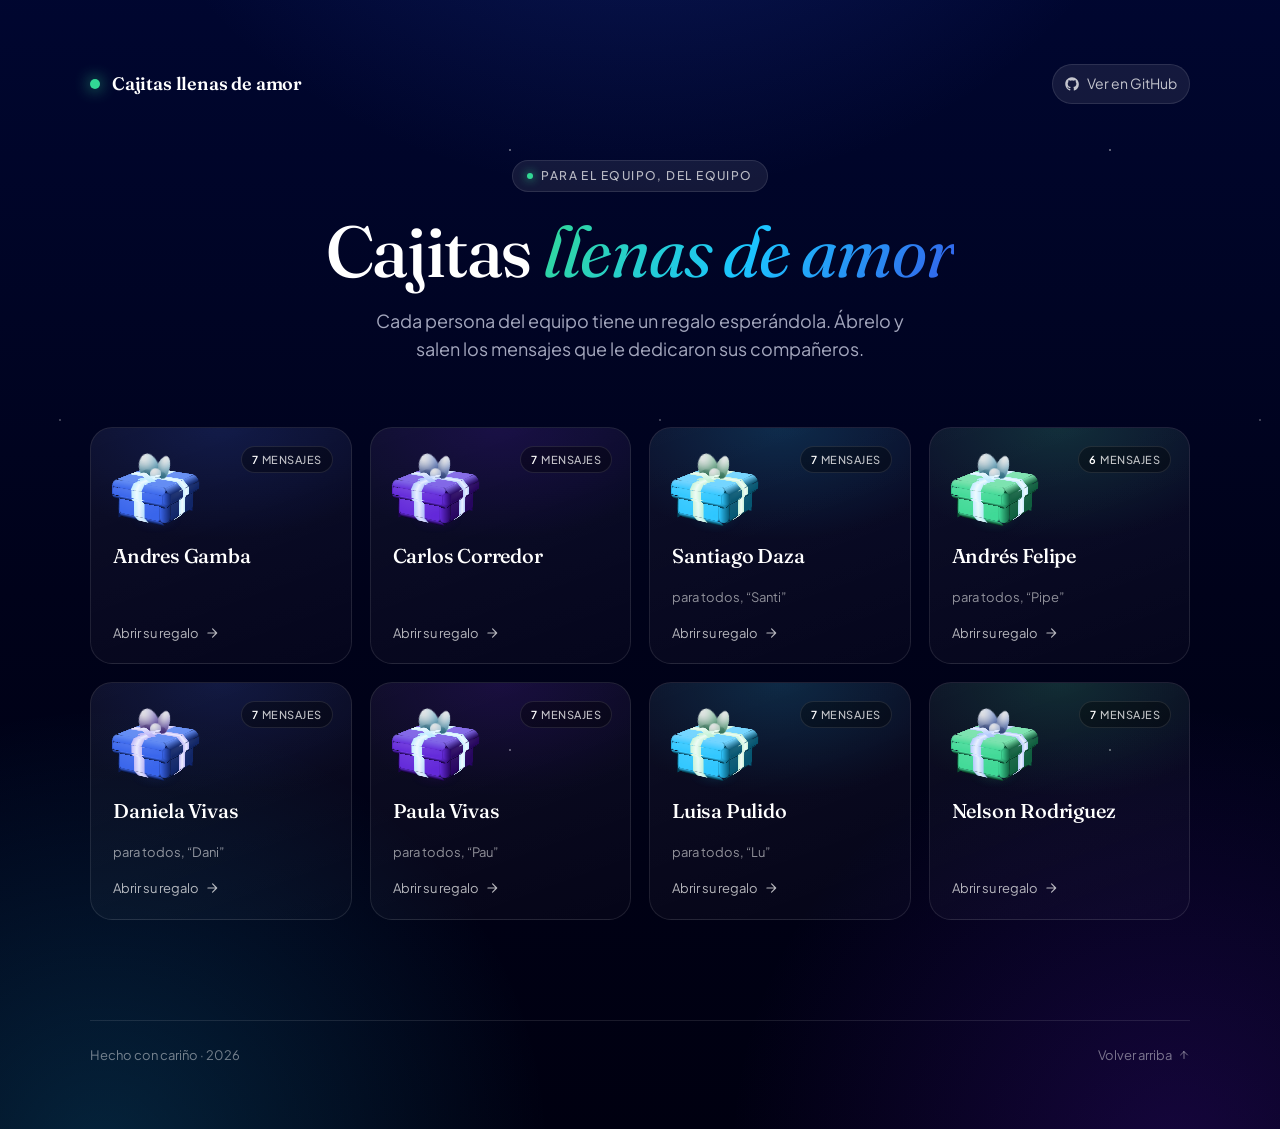
<file: index.html>
<!doctype html>
<html lang="es">
<head>
  <meta charset="utf-8" />
  <meta name="viewport" content="width=device-width, initial-scale=1, viewport-fit=cover" />
  <meta name="theme-color" content="#000839" />
  <title>Cajitas llenas de amor</title>
  <meta name="description" content="Cada persona del equipo tiene un regalo esperándola. Ábrelo y salen los mensajes que le dedicaron sus compañeros." />

  <!-- Open Graph -->
  <meta property="og:title" content="Cajitas llenas de amor" />
  <meta property="og:description" content="Un regalo 3D para cada persona del equipo, lleno de mensajes de reconocimiento." />
  <meta property="og:type" content="website" />

  <!-- Tipografías -->
  <link rel="preconnect" href="https://fonts.googleapis.com" />
  <link rel="preconnect" href="https://fonts.gstatic.com" crossorigin />
  <link
    rel="stylesheet"
    href="https://fonts.googleapis.com/css2?family=Fraunces:ital,opsz,wght@0,9..144,400;0,9..144,500;0,9..144,600;1,9..144,400&family=Plus+Jakarta+Sans:wght@400;500;600;700&display=swap"
  />

  <link rel="icon" href="data:image/svg+xml,%3Csvg xmlns=%27http://www.w3.org/2000/svg%27 viewBox=%270 0 100 100%27%3E%3Ctext y=%27.9em%27 font-size=%2790%27%3E%F0%9F%8E%81%3C/text%3E%3C/svg%3E" />

  <link rel="stylesheet" href="./assets/styles.css" />
  <link rel="stylesheet" href="./assets/box.css" />
</head>
<body>
  <main class="scene">
    <div class="shell">
      <header class="header">
        <a class="brand" href="./index.html" aria-label="Inicio">
          <span class="brand__dot" aria-hidden="true"></span>
          <span>Cajitas llenas de amor</span>
        </a>
        <a class="header__nav" href="https://github.com/giraldj8-glitch/cajitas-llenas-de-amor" target="_blank" rel="noopener">
          <svg viewBox="0 0 24 24" fill="currentColor" aria-hidden="true">
            <path d="M12 .5C5.6.5.4 5.7.4 12.1c0 5.1 3.3 9.4 7.9 10.9.6.1.8-.3.8-.6v-2c-3.2.7-3.9-1.5-3.9-1.5-.5-1.3-1.3-1.6-1.3-1.6-1.1-.7.1-.7.1-.7 1.2.1 1.8 1.2 1.8 1.2 1 1.8 2.7 1.3 3.4 1 .1-.8.4-1.3.7-1.6-2.5-.3-5.2-1.3-5.2-5.6 0-1.2.4-2.3 1.2-3.1-.1-.3-.5-1.5.1-3.1 0 0 1-.3 3.2 1.2.9-.3 1.9-.4 2.9-.4s2 .1 2.9.4c2.2-1.5 3.2-1.2 3.2-1.2.6 1.6.2 2.8.1 3.1.7.8 1.2 1.9 1.2 3.1 0 4.3-2.7 5.3-5.2 5.6.4.4.8 1.1.8 2.2v3.3c0 .3.2.7.8.6 4.6-1.5 7.9-5.8 7.9-10.9C23.6 5.7 18.4.5 12 .5z"/>
          </svg>
          <span>Ver en GitHub</span>
        </a>
      </header>

      <section class="hero">
        <span class="hero__eyebrow">Para el equipo, del equipo</span>
        <h1>Cajitas <em>llenas de amor</em></h1>
        <p>Cada persona del equipo tiene un regalo esperándola. Ábrelo y salen los mensajes que le dedicaron sus compañeros.</p>
      </section>

      <section class="grid" data-grid aria-label="Personas del equipo"></section>

      <footer class="footer">
        <span>Hecho con cariño · 2026</span>
        <a class="footer__link" href="#top" aria-label="Volver arriba">
          Volver arriba
          <svg width="12" height="12" viewBox="0 0 24 24" fill="none" stroke="currentColor" stroke-width="2" stroke-linecap="round" stroke-linejoin="round" aria-hidden="true">
            <path d="M12 19V5M5 12l7-7 7 7"/>
          </svg>
        </a>
      </footer>
    </div>
  </main>

  <script src="./assets/data.js"></script>
  <script src="./assets/gift.js"></script>
  <script src="./assets/app.js"></script>
</body>
</html>
</file>
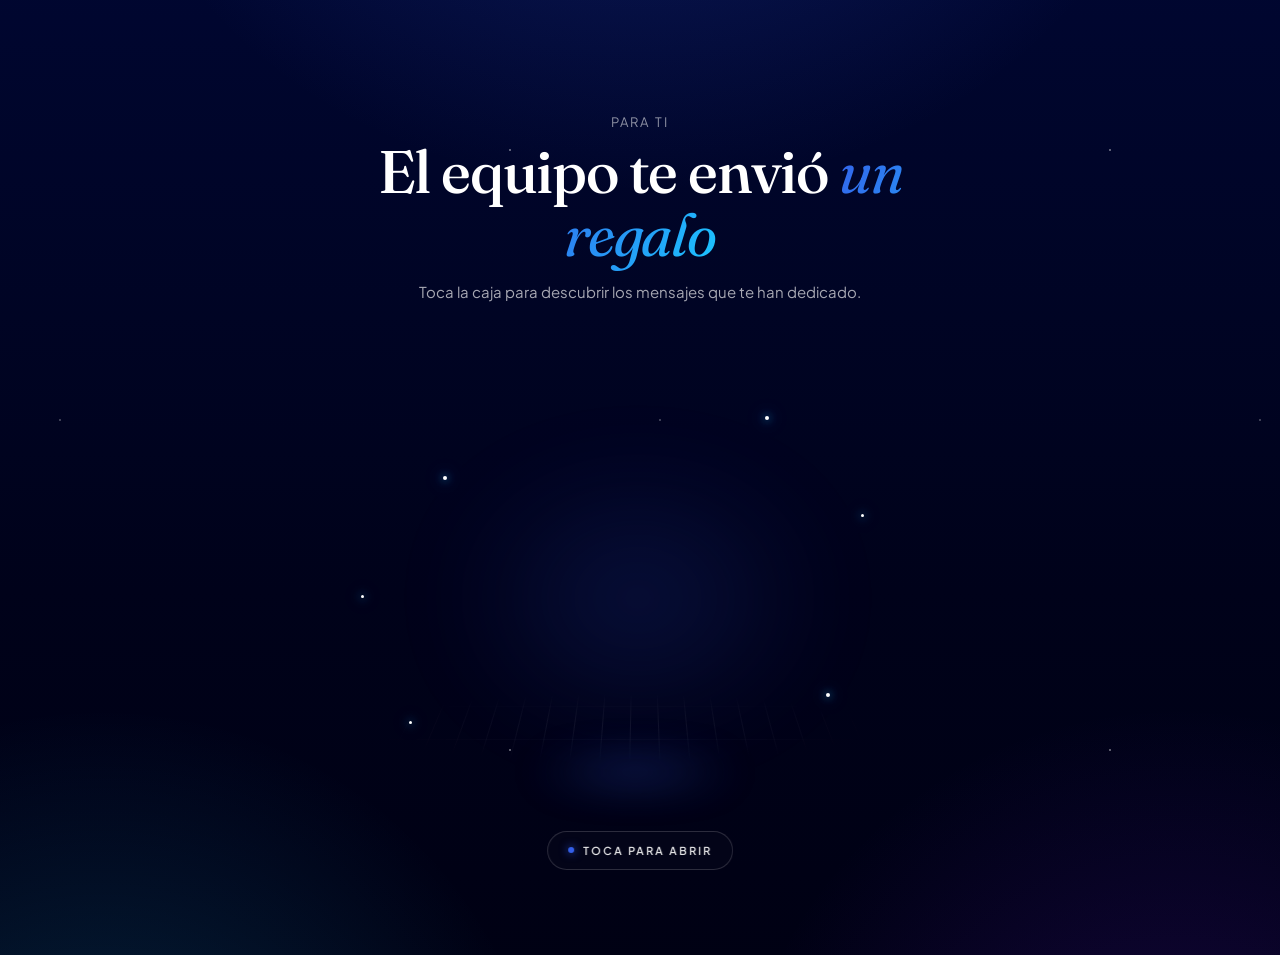
<file: _template.html>
<!doctype html>
<html lang="es">
<head>
  <meta charset="utf-8" />
  <meta name="viewport" content="width=device-width, initial-scale=1, viewport-fit=cover" />
  <meta name="theme-color" content="#000839" />
  <title>El equipo te envió un regalo · Cajitas llenas de amor</title>
  <meta name="description" content="El equipo te envió un regalo. Toca la caja para descubrir los mensajes que te han dedicado." />

  <!-- Open Graph -->
  <meta property="og:title" content="El equipo te envió un regalo 🎁" />
  <meta property="og:description" content="Toca la caja y descubre los mensajes que tus compañeros tienen para ti." />
  <meta property="og:type" content="website" />

  <!-- Tipografías -->
  <link rel="preconnect" href="https://fonts.googleapis.com" />
  <link rel="preconnect" href="https://fonts.gstatic.com" crossorigin />
  <link
    rel="stylesheet"
    href="https://fonts.googleapis.com/css2?family=Fraunces:ital,opsz,wght@0,9..144,400;0,9..144,500;0,9..144,600;1,9..144,400&family=Plus+Jakarta+Sans:wght@400;500;600;700&display=swap"
  />

  <link rel="icon" href="data:image/svg+xml,%3Csvg xmlns=%27http://www.w3.org/2000/svg%27 viewBox=%270 0 100 100%27%3E%3Ctext y=%27.9em%27 font-size=%2790%27%3E%F0%9F%8E%81%3C/text%3E%3C/svg%3E" />

  <link rel="stylesheet" href="./assets/styles.css" />
  <link rel="stylesheet" href="./assets/box.css" />
</head>
<body>
  <main class="scene" data-persona="__SLUG__">
    <div class="shell shell--narrow scene--solo">
      <section class="hero-person">
        <p class="hero-person__greeting" data-persona-greeting>Para ti</p>
        <h1>El equipo te envió <em>un regalo</em></h1>
        <p class="hero-person__sub" data-persona-sub>Toca la caja para descubrir los mensajes que te han dedicado.</p>
      </section>

      <section class="box-stage" aria-label="Tu regalo">
        <span class="stage__glow" aria-hidden="true"></span>
        <span class="stage__floor" aria-hidden="true"></span>
        <span class="stage__shadow" aria-hidden="true"></span>
        <span class="stage__beam" aria-hidden="true"></span>

        <span class="sparkle sparkle--1" aria-hidden="true"></span>
        <span class="sparkle sparkle--2" aria-hidden="true"></span>
        <span class="sparkle sparkle--3" aria-hidden="true"></span>
        <span class="sparkle sparkle--4" aria-hidden="true"></span>
        <span class="sparkle sparkle--5" aria-hidden="true"></span>
        <span class="sparkle sparkle--6" aria-hidden="true"></span>

        <div data-gift role="button" tabindex="0" aria-label="Abrir el regalo"></div>

        <span class="gift-cta" aria-hidden="true">Toca para abrir</span>
      </section>

      <section class="messages" data-persona-messages hidden></section>

      <section class="empty" data-persona-empty hidden>
        <span class="empty__icon" aria-hidden="true">💌</span>
        <h2>Tu caja se está llenando de cariño</h2>
        <p>Pronto encontrarás aquí los mensajes que el equipo tiene para ti. Vuelve cuando recibas la notificación ✨</p>
      </section>
    </div>
  </main>

  <script src="./assets/data.js"></script>
  <script src="./assets/gift.js"></script>
  <script src="./assets/app.js"></script>
  <script src="./assets/confetti.js"></script>
  <script src="./assets/box.js"></script>
</body>
</html>
</file>
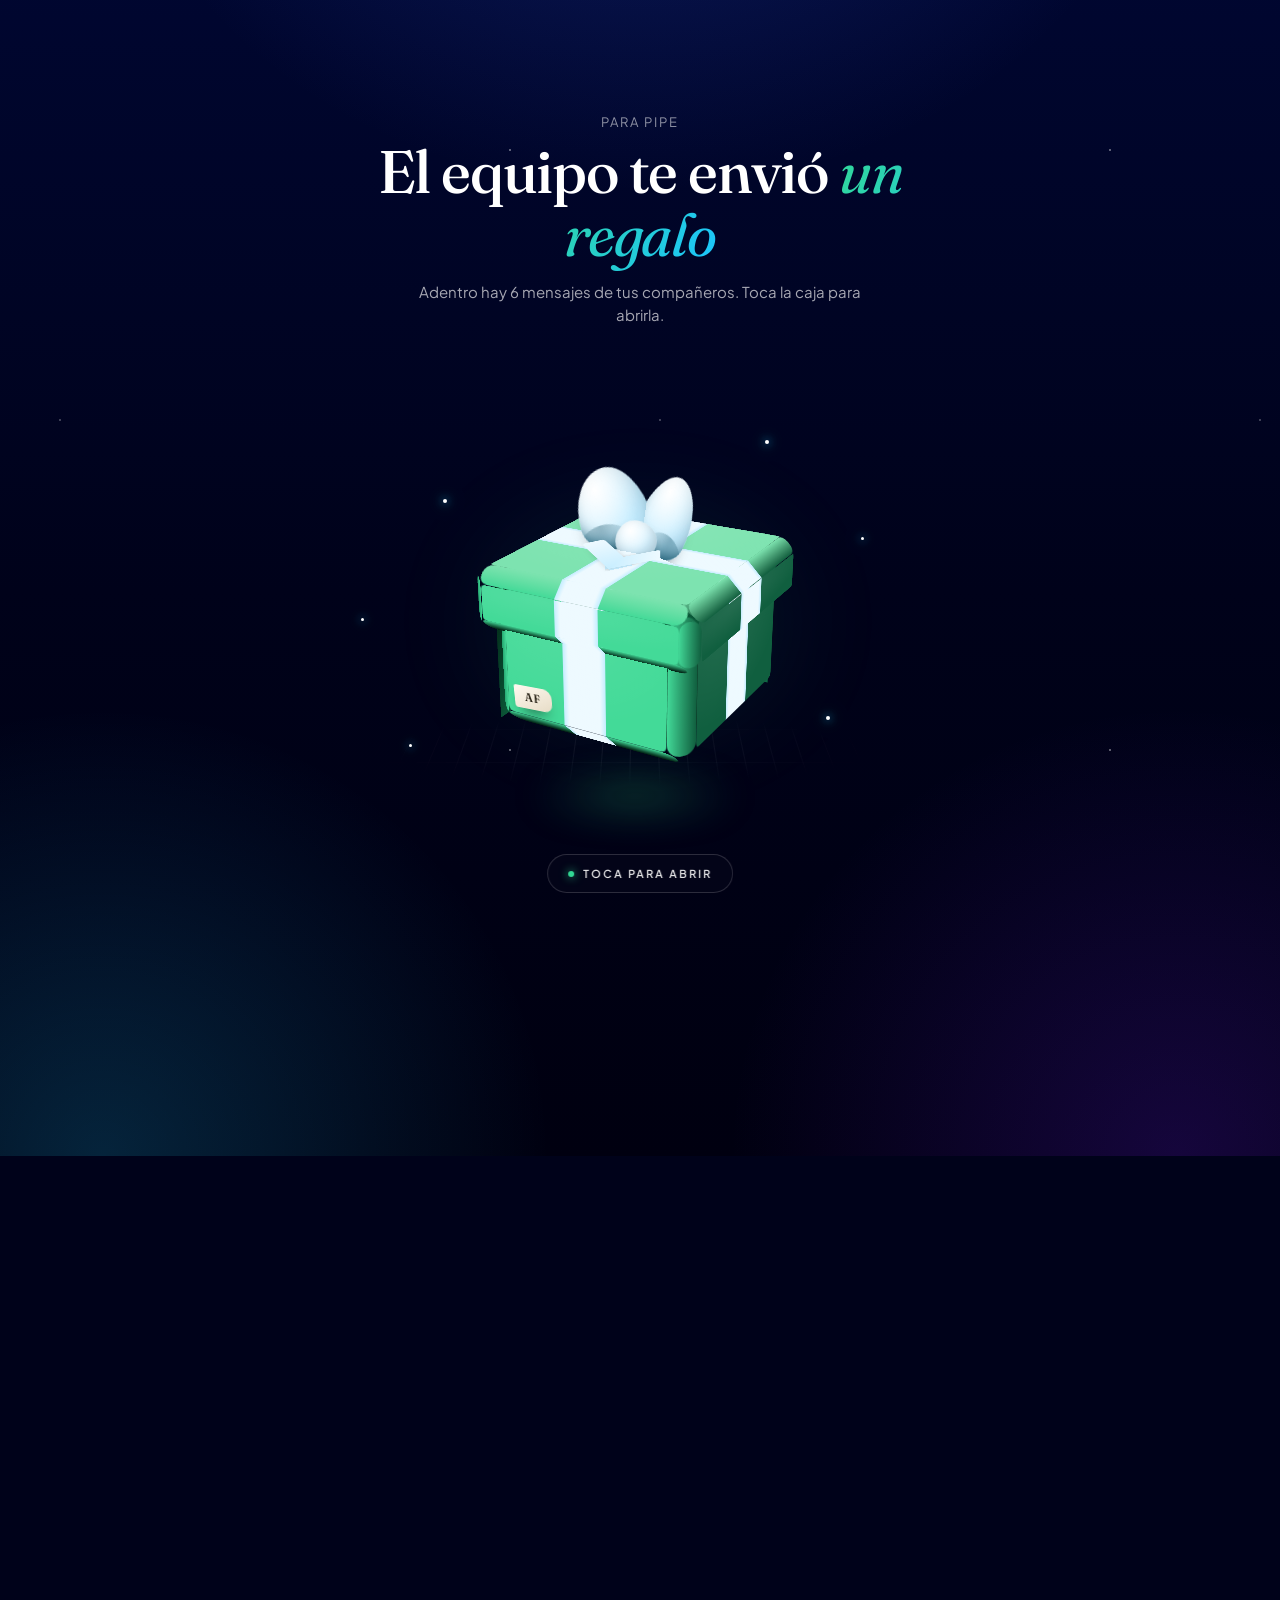
<file: andres-felipe.html>
<!doctype html>
<html lang="es">
<head>
  <meta charset="utf-8" />
  <meta name="viewport" content="width=device-width, initial-scale=1, viewport-fit=cover" />
  <meta name="theme-color" content="#000839" />
  <title>El equipo te envió un regalo · Cajitas llenas de amor</title>
  <meta name="description" content="El equipo te envió un regalo. Toca la caja para descubrir los mensajes que te han dedicado." />

  <!-- Open Graph -->
  <meta property="og:title" content="El equipo te envió un regalo 🎁" />
  <meta property="og:description" content="Toca la caja y descubre los mensajes que tus compañeros tienen para ti." />
  <meta property="og:type" content="website" />

  <!-- Tipografías -->
  <link rel="preconnect" href="https://fonts.googleapis.com" />
  <link rel="preconnect" href="https://fonts.gstatic.com" crossorigin />
  <link
    rel="stylesheet"
    href="https://fonts.googleapis.com/css2?family=Fraunces:ital,opsz,wght@0,9..144,400;0,9..144,500;0,9..144,600;1,9..144,400&family=Plus+Jakarta+Sans:wght@400;500;600;700&display=swap"
  />

  <link rel="icon" href="data:image/svg+xml,%3Csvg xmlns=%27http://www.w3.org/2000/svg%27 viewBox=%270 0 100 100%27%3E%3Ctext y=%27.9em%27 font-size=%2790%27%3E%F0%9F%8E%81%3C/text%3E%3C/svg%3E" />

  <link rel="stylesheet" href="./assets/styles.css" />
  <link rel="stylesheet" href="./assets/box.css" />
</head>
<body>
  <main class="scene" data-persona="andres-felipe">
    <div class="shell shell--narrow scene--solo">
      <section class="hero-person">
        <p class="hero-person__greeting" data-persona-greeting>Para ti</p>
        <h1>El equipo te envió <em>un regalo</em></h1>
        <p class="hero-person__sub" data-persona-sub>Toca la caja para descubrir los mensajes que te han dedicado.</p>
      </section>

      <section class="box-stage" aria-label="Tu regalo">
        <span class="stage__glow" aria-hidden="true"></span>
        <span class="stage__floor" aria-hidden="true"></span>
        <span class="stage__shadow" aria-hidden="true"></span>
        <span class="stage__beam" aria-hidden="true"></span>

        <span class="sparkle sparkle--1" aria-hidden="true"></span>
        <span class="sparkle sparkle--2" aria-hidden="true"></span>
        <span class="sparkle sparkle--3" aria-hidden="true"></span>
        <span class="sparkle sparkle--4" aria-hidden="true"></span>
        <span class="sparkle sparkle--5" aria-hidden="true"></span>
        <span class="sparkle sparkle--6" aria-hidden="true"></span>

        <div data-gift role="button" tabindex="0" aria-label="Abrir el regalo"></div>

        <span class="gift-cta" aria-hidden="true">Toca para abrir</span>
      </section>

      <section class="messages" data-persona-messages hidden></section>

      <section class="empty" data-persona-empty hidden>
        <span class="empty__icon" aria-hidden="true">💌</span>
        <h2>Tu caja se está llenando de cariño</h2>
        <p>Pronto encontrarás aquí los mensajes que el equipo tiene para ti. Vuelve cuando recibas la notificación ✨</p>
      </section>
    </div>
  </main>

  <script src="./assets/data.js"></script>
  <script src="./assets/gift.js"></script>
  <script src="./assets/app.js"></script>
  <script src="./assets/confetti.js"></script>
  <script src="./assets/box.js"></script>
</body>
</html>
</file>
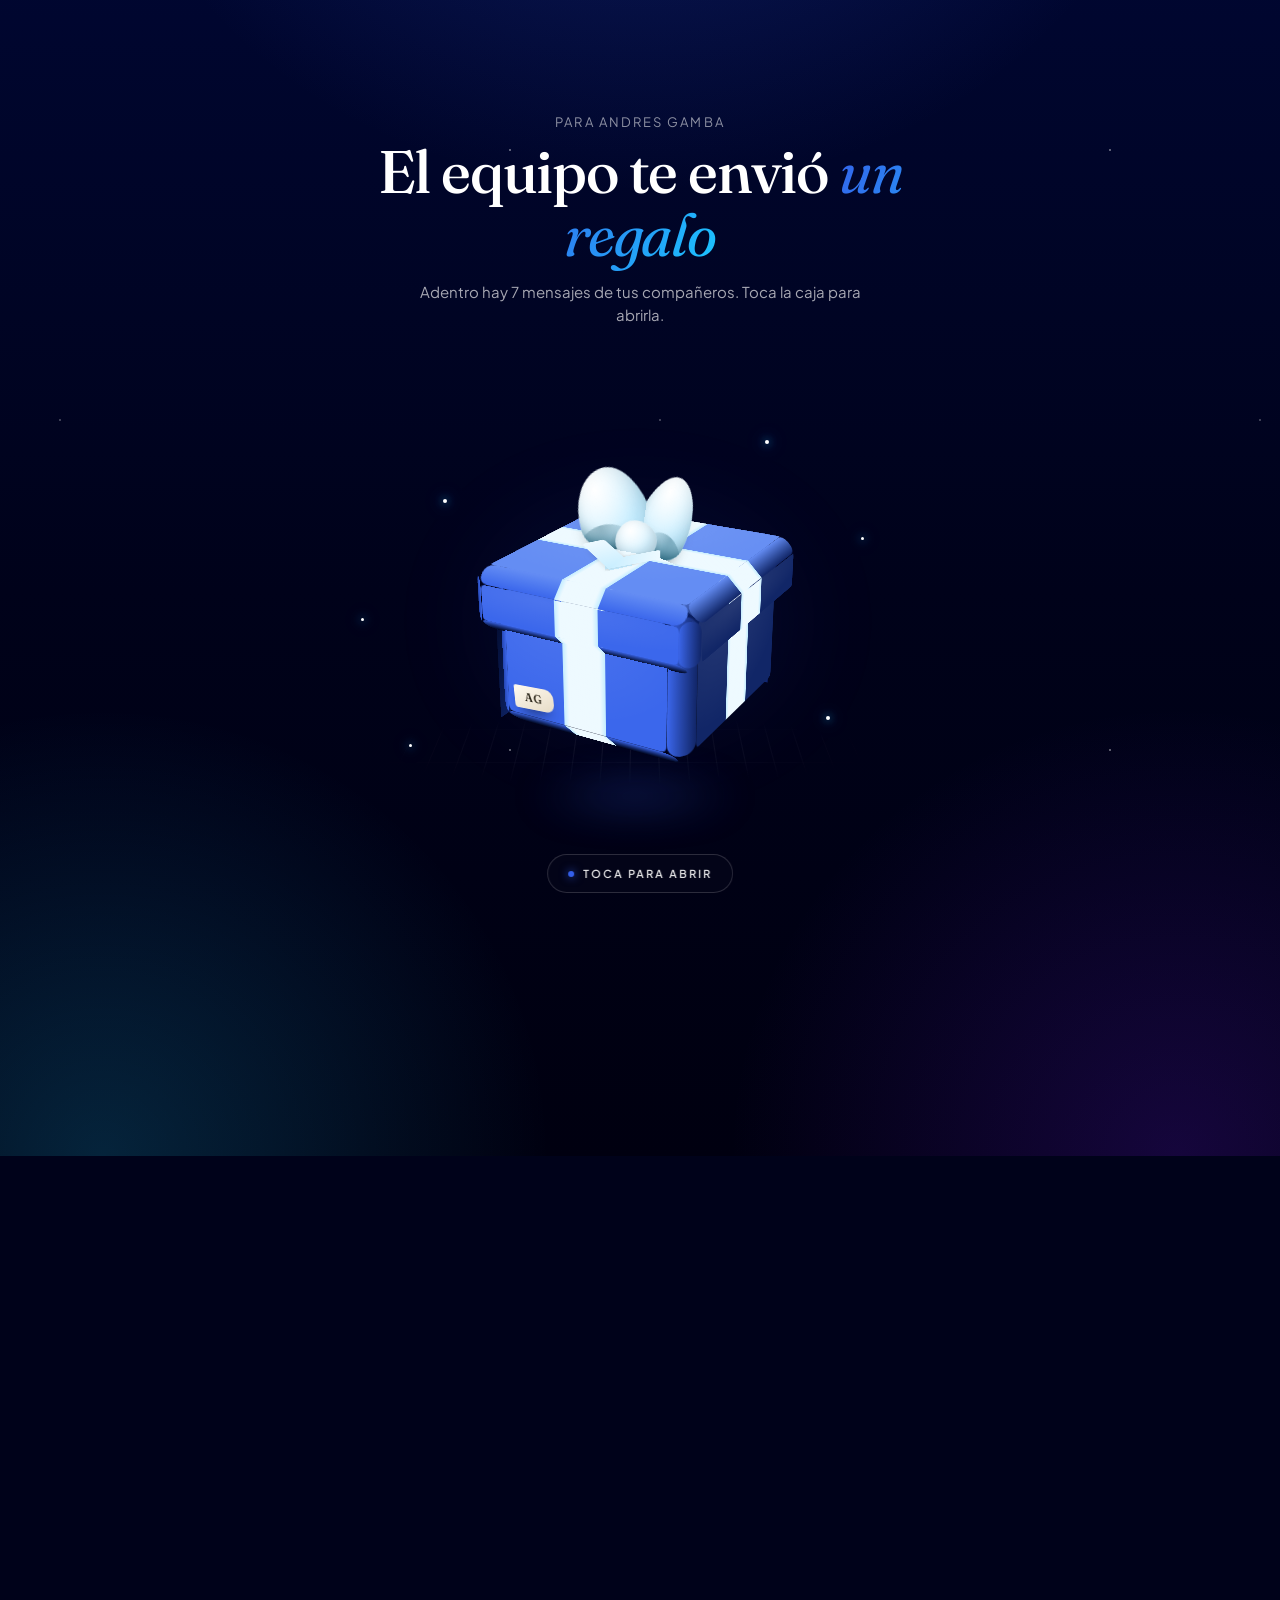
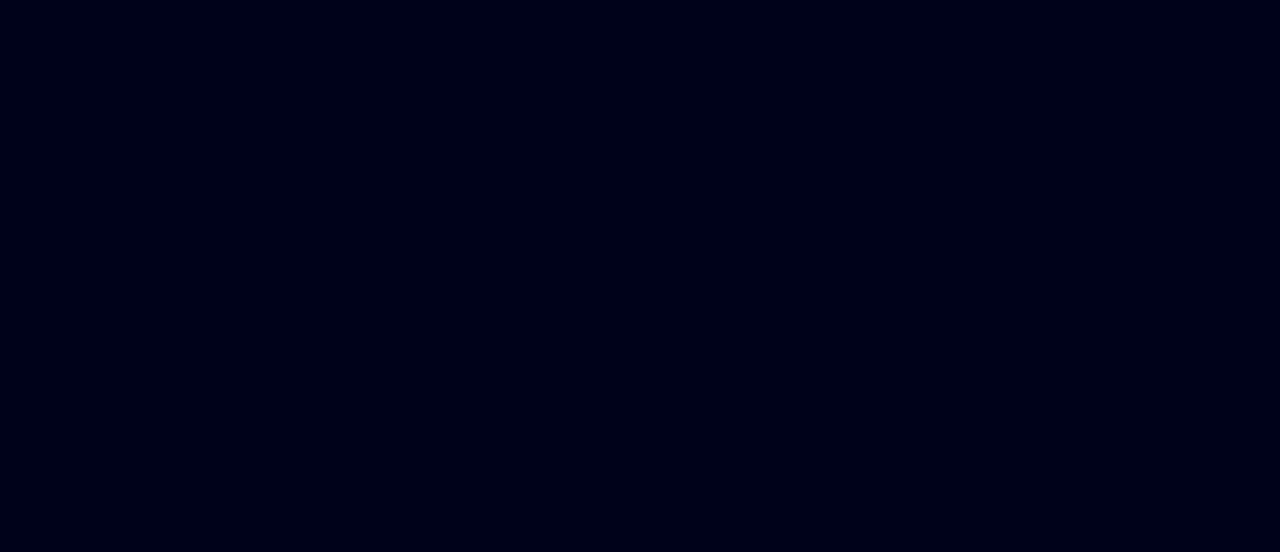
<file: andres-gamba.html>
<!doctype html>
<html lang="es">
<head>
  <meta charset="utf-8" />
  <meta name="viewport" content="width=device-width, initial-scale=1, viewport-fit=cover" />
  <meta name="theme-color" content="#000839" />
  <title>El equipo te envió un regalo · Cajitas llenas de amor</title>
  <meta name="description" content="El equipo te envió un regalo. Toca la caja para descubrir los mensajes que te han dedicado." />

  <!-- Open Graph -->
  <meta property="og:title" content="El equipo te envió un regalo 🎁" />
  <meta property="og:description" content="Toca la caja y descubre los mensajes que tus compañeros tienen para ti." />
  <meta property="og:type" content="website" />

  <!-- Tipografías -->
  <link rel="preconnect" href="https://fonts.googleapis.com" />
  <link rel="preconnect" href="https://fonts.gstatic.com" crossorigin />
  <link
    rel="stylesheet"
    href="https://fonts.googleapis.com/css2?family=Fraunces:ital,opsz,wght@0,9..144,400;0,9..144,500;0,9..144,600;1,9..144,400&family=Plus+Jakarta+Sans:wght@400;500;600;700&display=swap"
  />

  <link rel="icon" href="data:image/svg+xml,%3Csvg xmlns=%27http://www.w3.org/2000/svg%27 viewBox=%270 0 100 100%27%3E%3Ctext y=%27.9em%27 font-size=%2790%27%3E%F0%9F%8E%81%3C/text%3E%3C/svg%3E" />

  <link rel="stylesheet" href="./assets/styles.css" />
  <link rel="stylesheet" href="./assets/box.css" />
</head>
<body>
  <main class="scene" data-persona="andres-gamba">
    <div class="shell shell--narrow scene--solo">
      <section class="hero-person">
        <p class="hero-person__greeting" data-persona-greeting>Para ti</p>
        <h1>El equipo te envió <em>un regalo</em></h1>
        <p class="hero-person__sub" data-persona-sub>Toca la caja para descubrir los mensajes que te han dedicado.</p>
      </section>

      <section class="box-stage" aria-label="Tu regalo">
        <span class="stage__glow" aria-hidden="true"></span>
        <span class="stage__floor" aria-hidden="true"></span>
        <span class="stage__shadow" aria-hidden="true"></span>
        <span class="stage__beam" aria-hidden="true"></span>

        <span class="sparkle sparkle--1" aria-hidden="true"></span>
        <span class="sparkle sparkle--2" aria-hidden="true"></span>
        <span class="sparkle sparkle--3" aria-hidden="true"></span>
        <span class="sparkle sparkle--4" aria-hidden="true"></span>
        <span class="sparkle sparkle--5" aria-hidden="true"></span>
        <span class="sparkle sparkle--6" aria-hidden="true"></span>

        <div data-gift role="button" tabindex="0" aria-label="Abrir el regalo"></div>

        <span class="gift-cta" aria-hidden="true">Toca para abrir</span>
      </section>

      <section class="messages" data-persona-messages hidden></section>

      <section class="empty" data-persona-empty hidden>
        <span class="empty__icon" aria-hidden="true">💌</span>
        <h2>Tu caja se está llenando de cariño</h2>
        <p>Pronto encontrarás aquí los mensajes que el equipo tiene para ti. Vuelve cuando recibas la notificación ✨</p>
      </section>
    </div>
  </main>

  <script src="./assets/data.js"></script>
  <script src="./assets/gift.js"></script>
  <script src="./assets/app.js"></script>
  <script src="./assets/confetti.js"></script>
  <script src="./assets/box.js"></script>
</body>
</html>
</file>
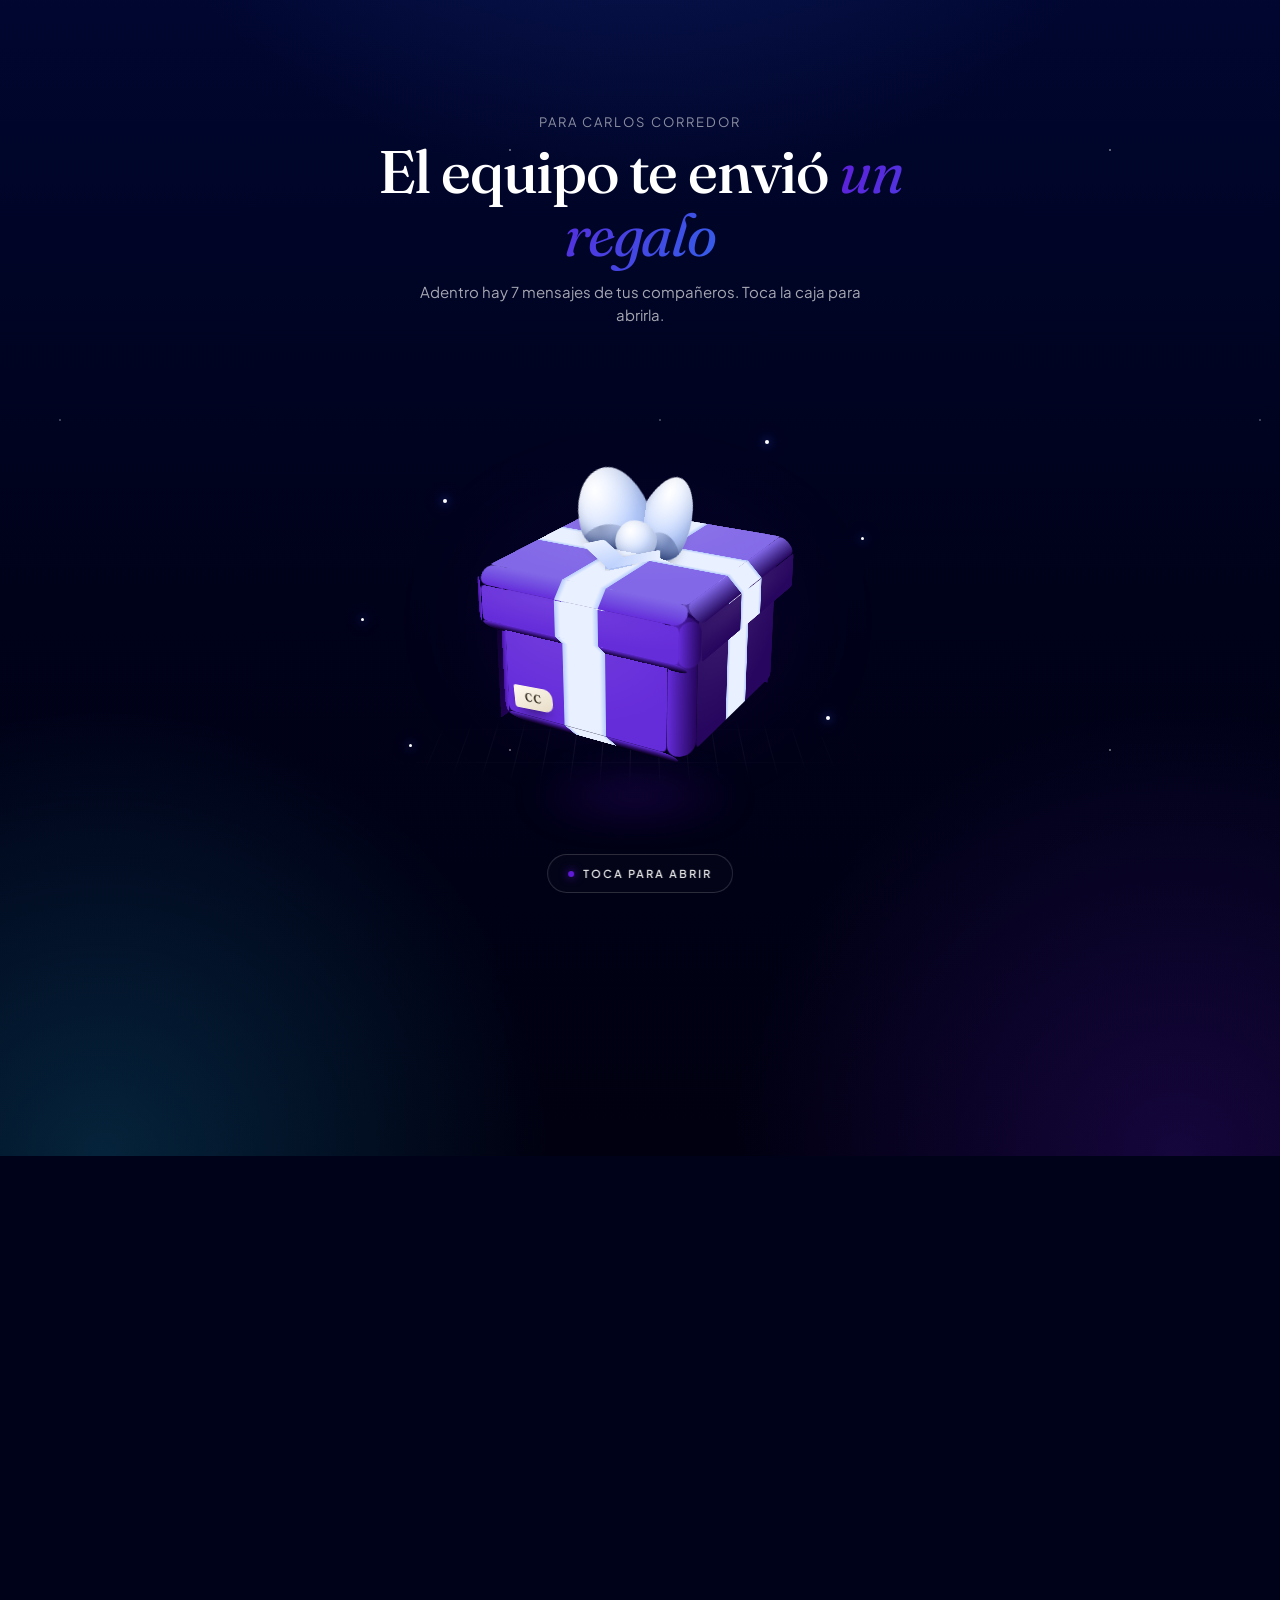
<file: carlos-corredor.html>
<!doctype html>
<html lang="es">
<head>
  <meta charset="utf-8" />
  <meta name="viewport" content="width=device-width, initial-scale=1, viewport-fit=cover" />
  <meta name="theme-color" content="#000839" />
  <title>El equipo te envió un regalo · Cajitas llenas de amor</title>
  <meta name="description" content="El equipo te envió un regalo. Toca la caja para descubrir los mensajes que te han dedicado." />

  <!-- Open Graph -->
  <meta property="og:title" content="El equipo te envió un regalo 🎁" />
  <meta property="og:description" content="Toca la caja y descubre los mensajes que tus compañeros tienen para ti." />
  <meta property="og:type" content="website" />

  <!-- Tipografías -->
  <link rel="preconnect" href="https://fonts.googleapis.com" />
  <link rel="preconnect" href="https://fonts.gstatic.com" crossorigin />
  <link
    rel="stylesheet"
    href="https://fonts.googleapis.com/css2?family=Fraunces:ital,opsz,wght@0,9..144,400;0,9..144,500;0,9..144,600;1,9..144,400&family=Plus+Jakarta+Sans:wght@400;500;600;700&display=swap"
  />

  <link rel="icon" href="data:image/svg+xml,%3Csvg xmlns=%27http://www.w3.org/2000/svg%27 viewBox=%270 0 100 100%27%3E%3Ctext y=%27.9em%27 font-size=%2790%27%3E%F0%9F%8E%81%3C/text%3E%3C/svg%3E" />

  <link rel="stylesheet" href="./assets/styles.css" />
  <link rel="stylesheet" href="./assets/box.css" />
</head>
<body>
  <main class="scene" data-persona="carlos-corredor">
    <div class="shell shell--narrow scene--solo">
      <section class="hero-person">
        <p class="hero-person__greeting" data-persona-greeting>Para ti</p>
        <h1>El equipo te envió <em>un regalo</em></h1>
        <p class="hero-person__sub" data-persona-sub>Toca la caja para descubrir los mensajes que te han dedicado.</p>
      </section>

      <section class="box-stage" aria-label="Tu regalo">
        <span class="stage__glow" aria-hidden="true"></span>
        <span class="stage__floor" aria-hidden="true"></span>
        <span class="stage__shadow" aria-hidden="true"></span>
        <span class="stage__beam" aria-hidden="true"></span>

        <span class="sparkle sparkle--1" aria-hidden="true"></span>
        <span class="sparkle sparkle--2" aria-hidden="true"></span>
        <span class="sparkle sparkle--3" aria-hidden="true"></span>
        <span class="sparkle sparkle--4" aria-hidden="true"></span>
        <span class="sparkle sparkle--5" aria-hidden="true"></span>
        <span class="sparkle sparkle--6" aria-hidden="true"></span>

        <div data-gift role="button" tabindex="0" aria-label="Abrir el regalo"></div>

        <span class="gift-cta" aria-hidden="true">Toca para abrir</span>
      </section>

      <section class="messages" data-persona-messages hidden></section>

      <section class="empty" data-persona-empty hidden>
        <span class="empty__icon" aria-hidden="true">💌</span>
        <h2>Tu caja se está llenando de cariño</h2>
        <p>Pronto encontrarás aquí los mensajes que el equipo tiene para ti. Vuelve cuando recibas la notificación ✨</p>
      </section>
    </div>
  </main>

  <script src="./assets/data.js"></script>
  <script src="./assets/gift.js"></script>
  <script src="./assets/app.js"></script>
  <script src="./assets/confetti.js"></script>
  <script src="./assets/box.js"></script>
</body>
</html>
</file>
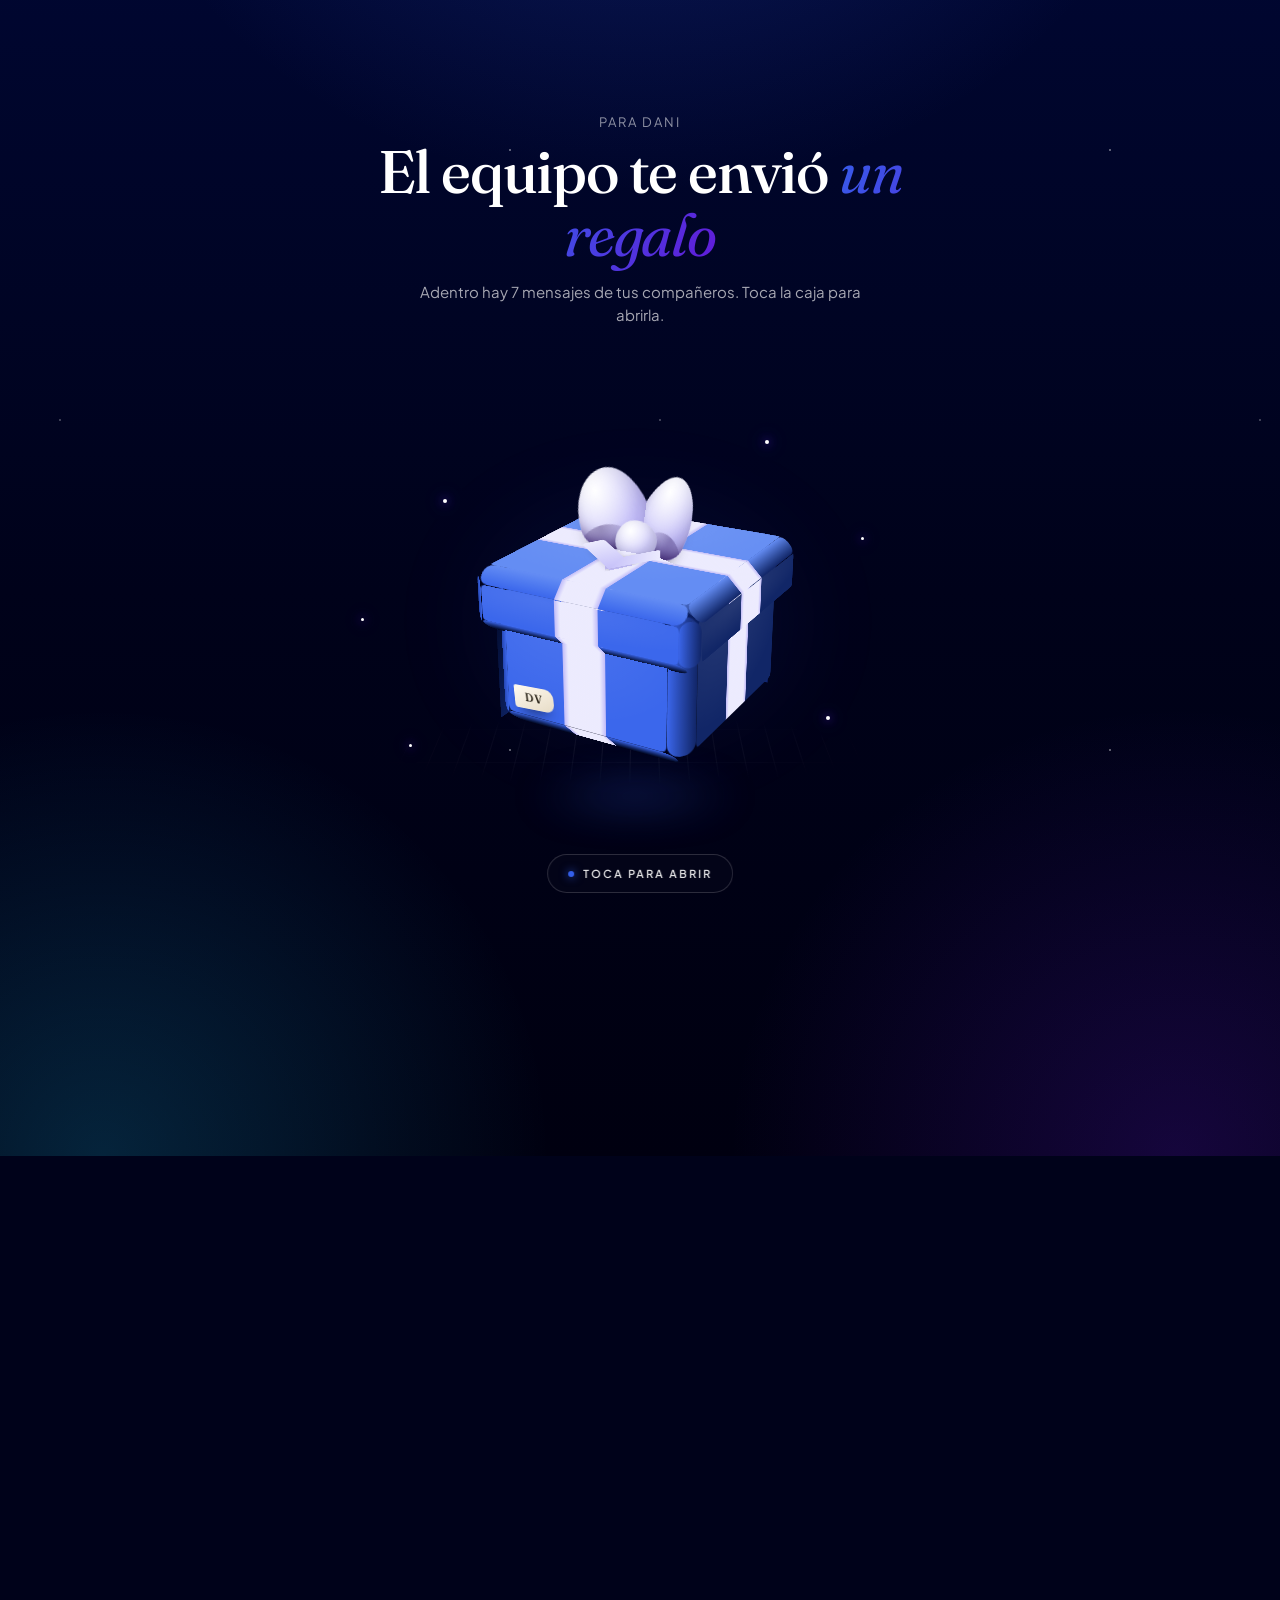
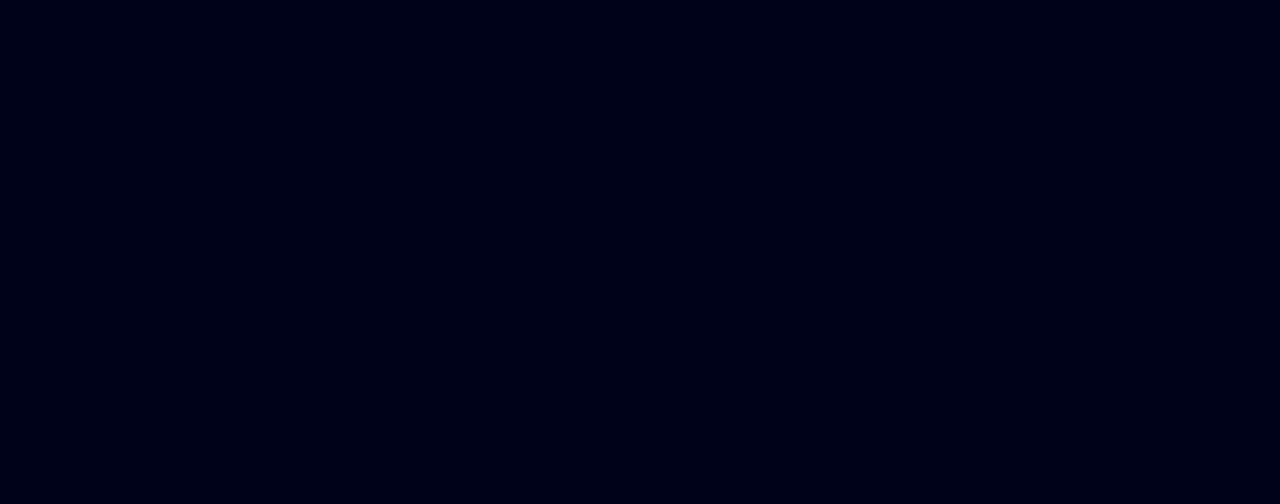
<file: daniela-vivas.html>
<!doctype html>
<html lang="es">
<head>
  <meta charset="utf-8" />
  <meta name="viewport" content="width=device-width, initial-scale=1, viewport-fit=cover" />
  <meta name="theme-color" content="#000839" />
  <title>El equipo te envió un regalo · Cajitas llenas de amor</title>
  <meta name="description" content="El equipo te envió un regalo. Toca la caja para descubrir los mensajes que te han dedicado." />

  <!-- Open Graph -->
  <meta property="og:title" content="El equipo te envió un regalo 🎁" />
  <meta property="og:description" content="Toca la caja y descubre los mensajes que tus compañeros tienen para ti." />
  <meta property="og:type" content="website" />

  <!-- Tipografías -->
  <link rel="preconnect" href="https://fonts.googleapis.com" />
  <link rel="preconnect" href="https://fonts.gstatic.com" crossorigin />
  <link
    rel="stylesheet"
    href="https://fonts.googleapis.com/css2?family=Fraunces:ital,opsz,wght@0,9..144,400;0,9..144,500;0,9..144,600;1,9..144,400&family=Plus+Jakarta+Sans:wght@400;500;600;700&display=swap"
  />

  <link rel="icon" href="data:image/svg+xml,%3Csvg xmlns=%27http://www.w3.org/2000/svg%27 viewBox=%270 0 100 100%27%3E%3Ctext y=%27.9em%27 font-size=%2790%27%3E%F0%9F%8E%81%3C/text%3E%3C/svg%3E" />

  <link rel="stylesheet" href="./assets/styles.css" />
  <link rel="stylesheet" href="./assets/box.css" />
</head>
<body>
  <main class="scene" data-persona="daniela-vivas">
    <div class="shell shell--narrow scene--solo">
      <section class="hero-person">
        <p class="hero-person__greeting" data-persona-greeting>Para ti</p>
        <h1>El equipo te envió <em>un regalo</em></h1>
        <p class="hero-person__sub" data-persona-sub>Toca la caja para descubrir los mensajes que te han dedicado.</p>
      </section>

      <section class="box-stage" aria-label="Tu regalo">
        <span class="stage__glow" aria-hidden="true"></span>
        <span class="stage__floor" aria-hidden="true"></span>
        <span class="stage__shadow" aria-hidden="true"></span>
        <span class="stage__beam" aria-hidden="true"></span>

        <span class="sparkle sparkle--1" aria-hidden="true"></span>
        <span class="sparkle sparkle--2" aria-hidden="true"></span>
        <span class="sparkle sparkle--3" aria-hidden="true"></span>
        <span class="sparkle sparkle--4" aria-hidden="true"></span>
        <span class="sparkle sparkle--5" aria-hidden="true"></span>
        <span class="sparkle sparkle--6" aria-hidden="true"></span>

        <div data-gift role="button" tabindex="0" aria-label="Abrir el regalo"></div>

        <span class="gift-cta" aria-hidden="true">Toca para abrir</span>
      </section>

      <section class="messages" data-persona-messages hidden></section>

      <section class="empty" data-persona-empty hidden>
        <span class="empty__icon" aria-hidden="true">💌</span>
        <h2>Tu caja se está llenando de cariño</h2>
        <p>Pronto encontrarás aquí los mensajes que el equipo tiene para ti. Vuelve cuando recibas la notificación ✨</p>
      </section>
    </div>
  </main>

  <script src="./assets/data.js"></script>
  <script src="./assets/gift.js"></script>
  <script src="./assets/app.js"></script>
  <script src="./assets/confetti.js"></script>
  <script src="./assets/box.js"></script>
</body>
</html>
</file>
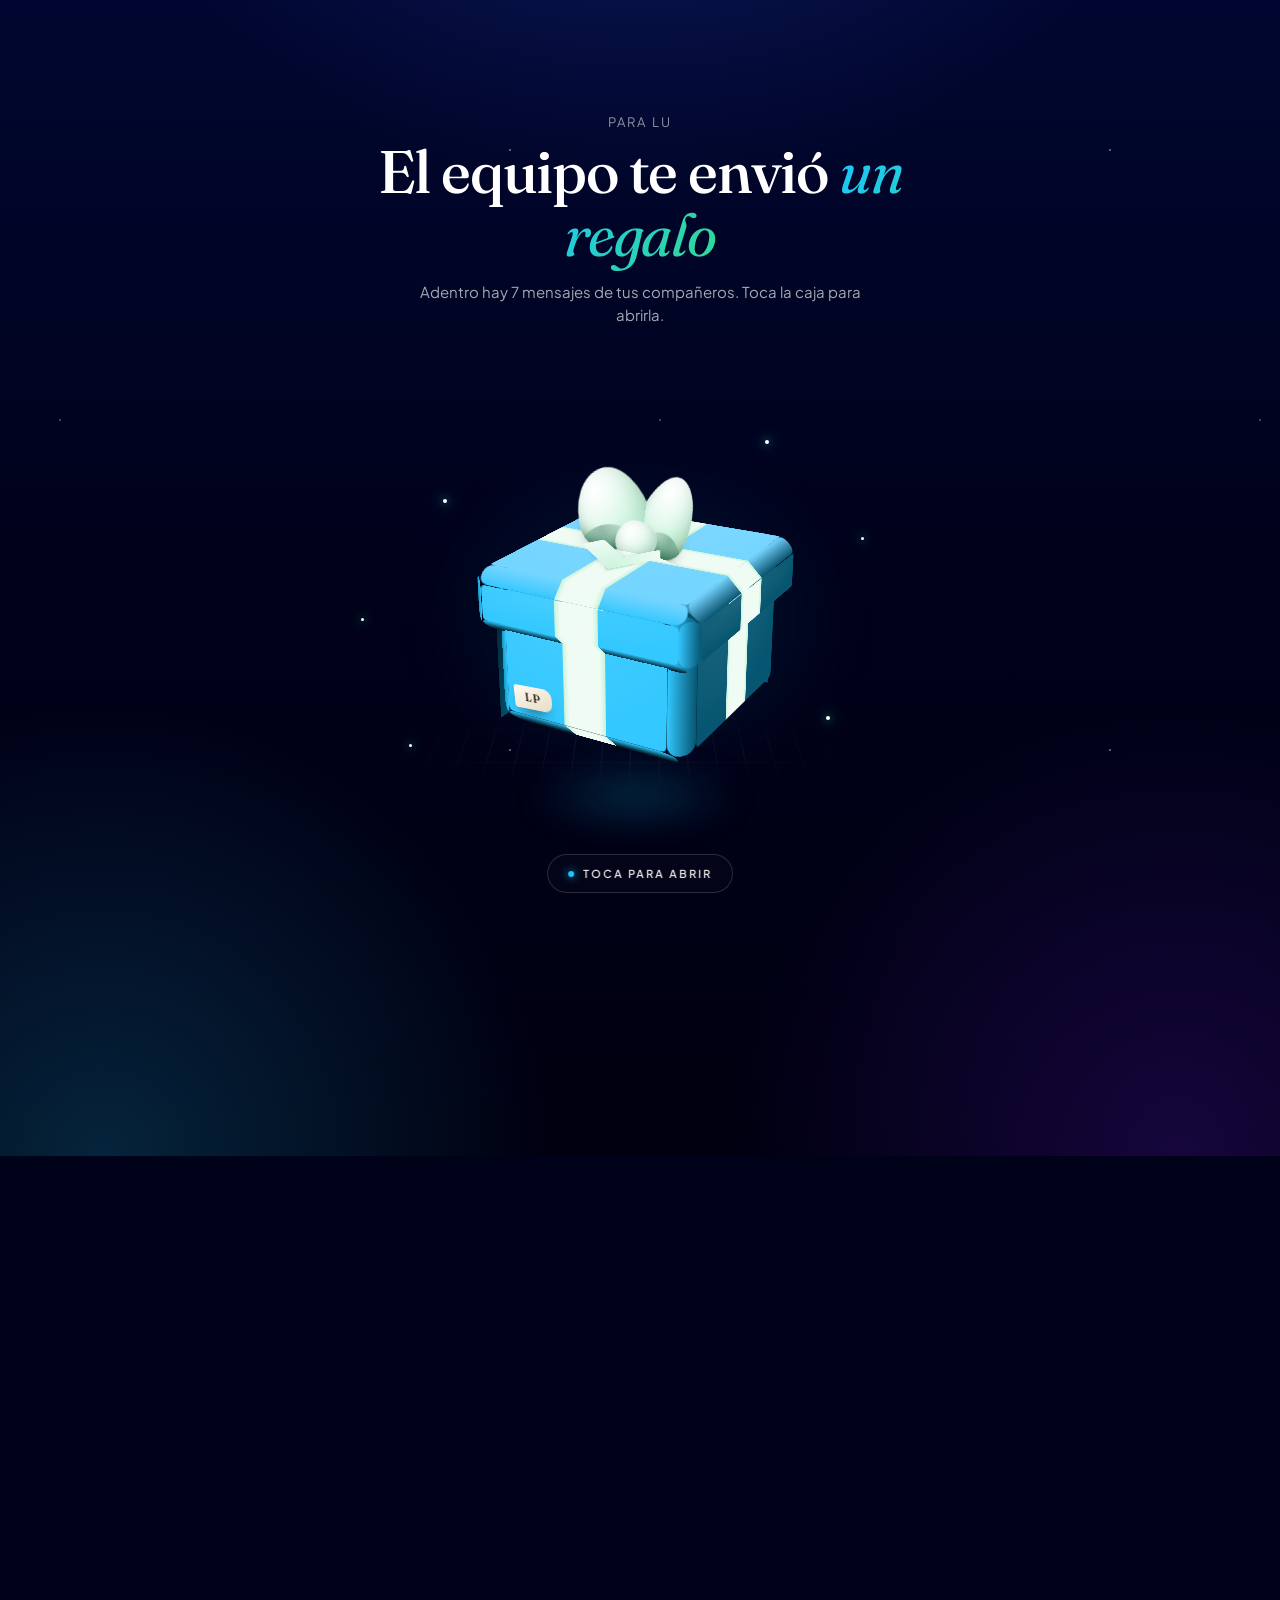
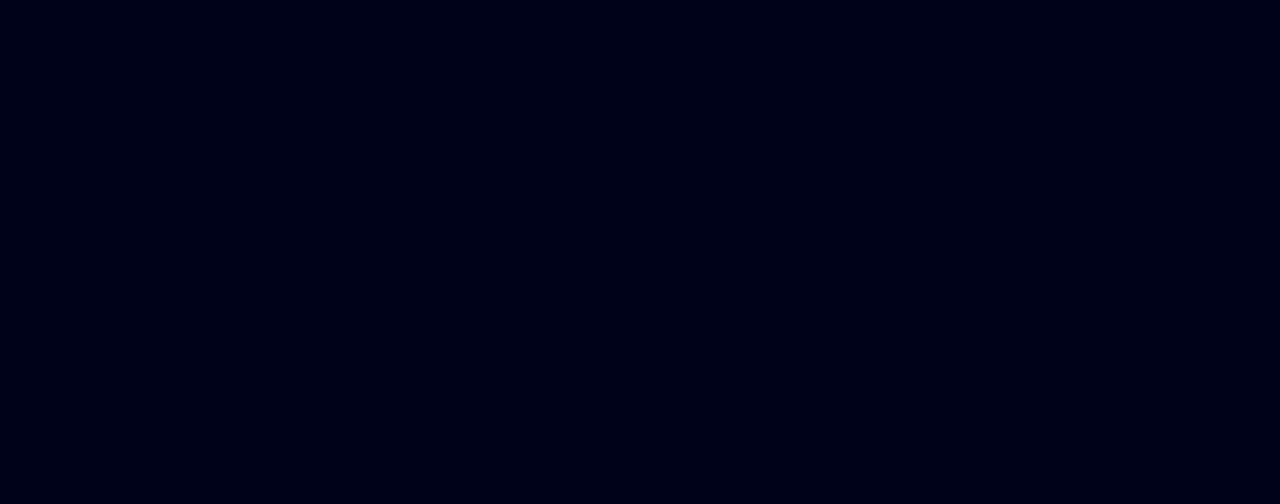
<file: luisa-pulido.html>
<!doctype html>
<html lang="es">
<head>
  <meta charset="utf-8" />
  <meta name="viewport" content="width=device-width, initial-scale=1, viewport-fit=cover" />
  <meta name="theme-color" content="#000839" />
  <title>El equipo te envió un regalo · Cajitas llenas de amor</title>
  <meta name="description" content="El equipo te envió un regalo. Toca la caja para descubrir los mensajes que te han dedicado." />

  <!-- Open Graph -->
  <meta property="og:title" content="El equipo te envió un regalo 🎁" />
  <meta property="og:description" content="Toca la caja y descubre los mensajes que tus compañeros tienen para ti." />
  <meta property="og:type" content="website" />

  <!-- Tipografías -->
  <link rel="preconnect" href="https://fonts.googleapis.com" />
  <link rel="preconnect" href="https://fonts.gstatic.com" crossorigin />
  <link
    rel="stylesheet"
    href="https://fonts.googleapis.com/css2?family=Fraunces:ital,opsz,wght@0,9..144,400;0,9..144,500;0,9..144,600;1,9..144,400&family=Plus+Jakarta+Sans:wght@400;500;600;700&display=swap"
  />

  <link rel="icon" href="data:image/svg+xml,%3Csvg xmlns=%27http://www.w3.org/2000/svg%27 viewBox=%270 0 100 100%27%3E%3Ctext y=%27.9em%27 font-size=%2790%27%3E%F0%9F%8E%81%3C/text%3E%3C/svg%3E" />

  <link rel="stylesheet" href="./assets/styles.css" />
  <link rel="stylesheet" href="./assets/box.css" />
</head>
<body>
  <main class="scene" data-persona="luisa-pulido">
    <div class="shell shell--narrow scene--solo">
      <section class="hero-person">
        <p class="hero-person__greeting" data-persona-greeting>Para ti</p>
        <h1>El equipo te envió <em>un regalo</em></h1>
        <p class="hero-person__sub" data-persona-sub>Toca la caja para descubrir los mensajes que te han dedicado.</p>
      </section>

      <section class="box-stage" aria-label="Tu regalo">
        <span class="stage__glow" aria-hidden="true"></span>
        <span class="stage__floor" aria-hidden="true"></span>
        <span class="stage__shadow" aria-hidden="true"></span>
        <span class="stage__beam" aria-hidden="true"></span>

        <span class="sparkle sparkle--1" aria-hidden="true"></span>
        <span class="sparkle sparkle--2" aria-hidden="true"></span>
        <span class="sparkle sparkle--3" aria-hidden="true"></span>
        <span class="sparkle sparkle--4" aria-hidden="true"></span>
        <span class="sparkle sparkle--5" aria-hidden="true"></span>
        <span class="sparkle sparkle--6" aria-hidden="true"></span>

        <div data-gift role="button" tabindex="0" aria-label="Abrir el regalo"></div>

        <span class="gift-cta" aria-hidden="true">Toca para abrir</span>
      </section>

      <section class="messages" data-persona-messages hidden></section>

      <section class="empty" data-persona-empty hidden>
        <span class="empty__icon" aria-hidden="true">💌</span>
        <h2>Tu caja se está llenando de cariño</h2>
        <p>Pronto encontrarás aquí los mensajes que el equipo tiene para ti. Vuelve cuando recibas la notificación ✨</p>
      </section>
    </div>
  </main>

  <script src="./assets/data.js"></script>
  <script src="./assets/gift.js"></script>
  <script src="./assets/app.js"></script>
  <script src="./assets/confetti.js"></script>
  <script src="./assets/box.js"></script>
</body>
</html>
</file>
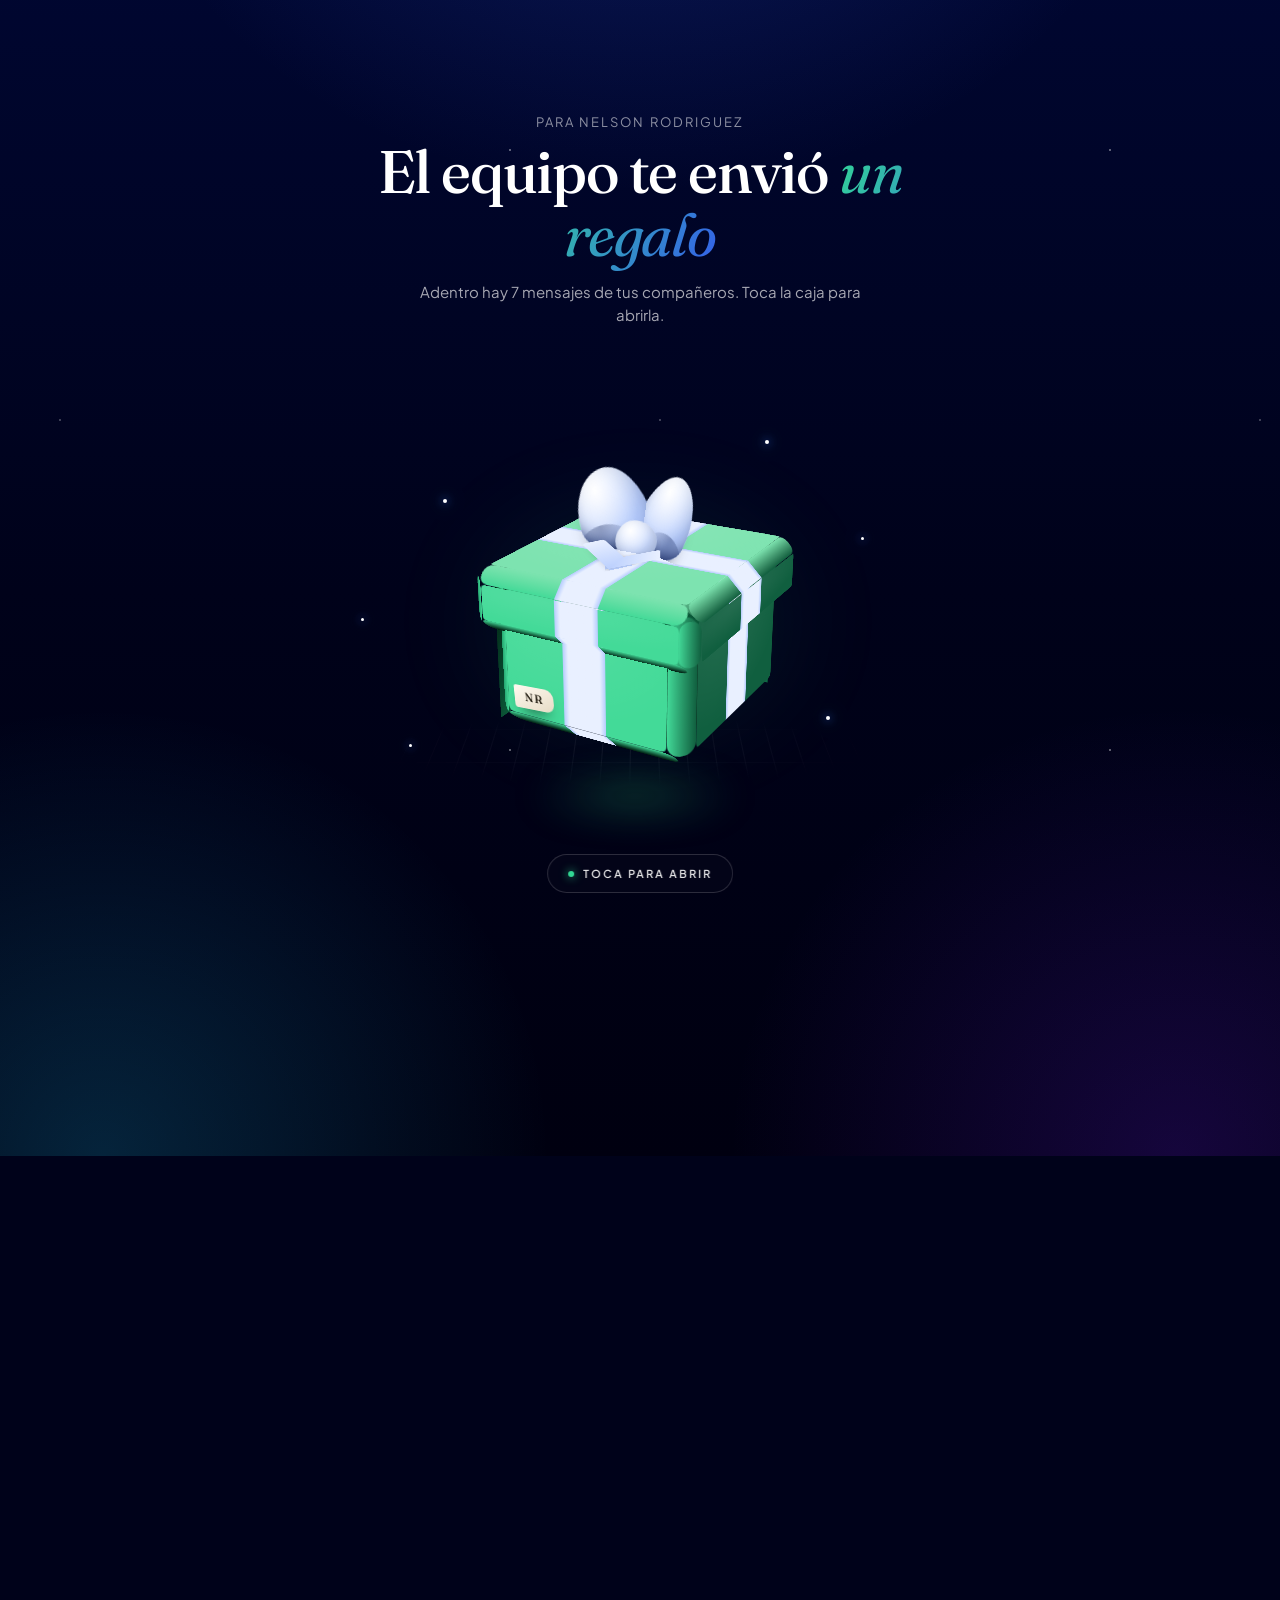
<file: nelson-rodriguez.html>
<!doctype html>
<html lang="es">
<head>
  <meta charset="utf-8" />
  <meta name="viewport" content="width=device-width, initial-scale=1, viewport-fit=cover" />
  <meta name="theme-color" content="#000839" />
  <title>El equipo te envió un regalo · Cajitas llenas de amor</title>
  <meta name="description" content="El equipo te envió un regalo. Toca la caja para descubrir los mensajes que te han dedicado." />

  <!-- Open Graph -->
  <meta property="og:title" content="El equipo te envió un regalo 🎁" />
  <meta property="og:description" content="Toca la caja y descubre los mensajes que tus compañeros tienen para ti." />
  <meta property="og:type" content="website" />

  <!-- Tipografías -->
  <link rel="preconnect" href="https://fonts.googleapis.com" />
  <link rel="preconnect" href="https://fonts.gstatic.com" crossorigin />
  <link
    rel="stylesheet"
    href="https://fonts.googleapis.com/css2?family=Fraunces:ital,opsz,wght@0,9..144,400;0,9..144,500;0,9..144,600;1,9..144,400&family=Plus+Jakarta+Sans:wght@400;500;600;700&display=swap"
  />

  <link rel="icon" href="data:image/svg+xml,%3Csvg xmlns=%27http://www.w3.org/2000/svg%27 viewBox=%270 0 100 100%27%3E%3Ctext y=%27.9em%27 font-size=%2790%27%3E%F0%9F%8E%81%3C/text%3E%3C/svg%3E" />

  <link rel="stylesheet" href="./assets/styles.css" />
  <link rel="stylesheet" href="./assets/box.css" />
</head>
<body>
  <main class="scene" data-persona="nelson-rodriguez">
    <div class="shell shell--narrow scene--solo">
      <section class="hero-person">
        <p class="hero-person__greeting" data-persona-greeting>Para ti</p>
        <h1>El equipo te envió <em>un regalo</em></h1>
        <p class="hero-person__sub" data-persona-sub>Toca la caja para descubrir los mensajes que te han dedicado.</p>
      </section>

      <section class="box-stage" aria-label="Tu regalo">
        <span class="stage__glow" aria-hidden="true"></span>
        <span class="stage__floor" aria-hidden="true"></span>
        <span class="stage__shadow" aria-hidden="true"></span>
        <span class="stage__beam" aria-hidden="true"></span>

        <span class="sparkle sparkle--1" aria-hidden="true"></span>
        <span class="sparkle sparkle--2" aria-hidden="true"></span>
        <span class="sparkle sparkle--3" aria-hidden="true"></span>
        <span class="sparkle sparkle--4" aria-hidden="true"></span>
        <span class="sparkle sparkle--5" aria-hidden="true"></span>
        <span class="sparkle sparkle--6" aria-hidden="true"></span>

        <div data-gift role="button" tabindex="0" aria-label="Abrir el regalo"></div>

        <span class="gift-cta" aria-hidden="true">Toca para abrir</span>
      </section>

      <section class="messages" data-persona-messages hidden></section>

      <section class="empty" data-persona-empty hidden>
        <span class="empty__icon" aria-hidden="true">💌</span>
        <h2>Tu caja se está llenando de cariño</h2>
        <p>Pronto encontrarás aquí los mensajes que el equipo tiene para ti. Vuelve cuando recibas la notificación ✨</p>
      </section>
    </div>
  </main>

  <script src="./assets/data.js"></script>
  <script src="./assets/gift.js"></script>
  <script src="./assets/app.js"></script>
  <script src="./assets/confetti.js"></script>
  <script src="./assets/box.js"></script>
</body>
</html>
</file>
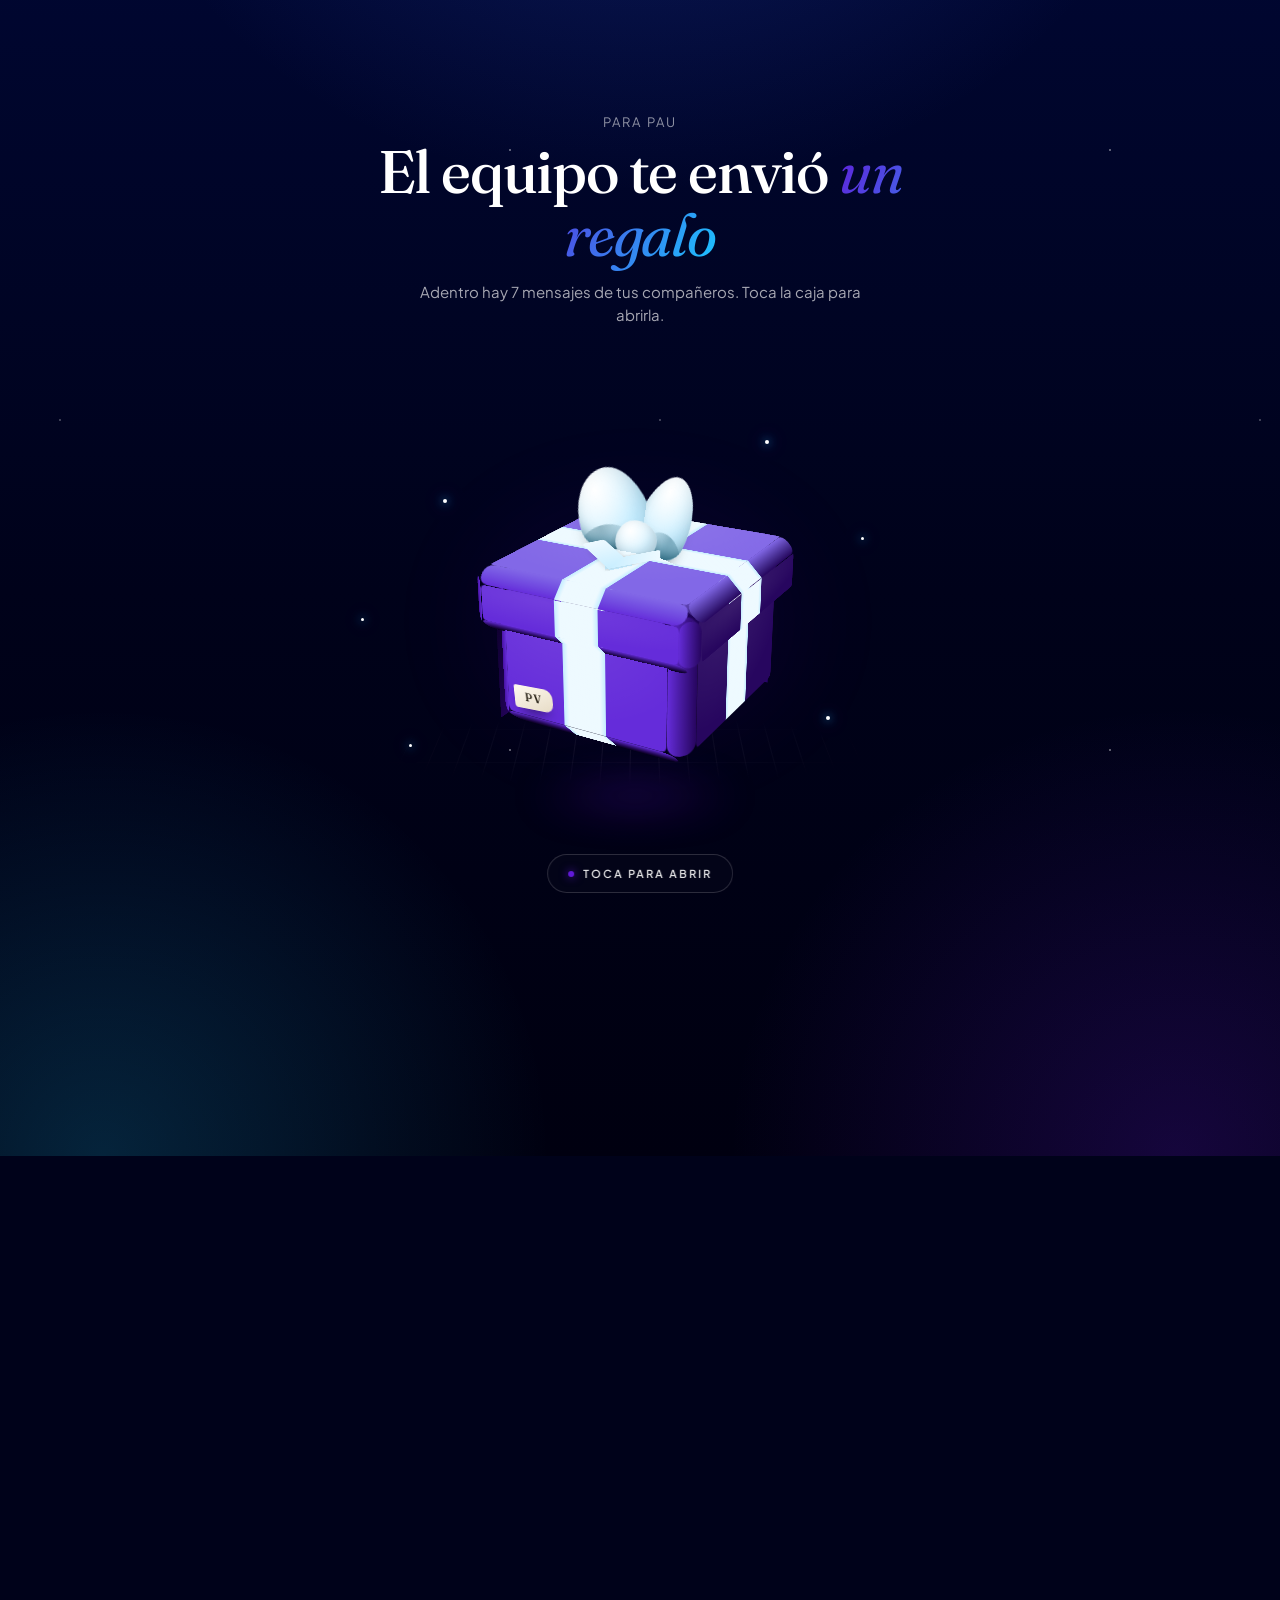
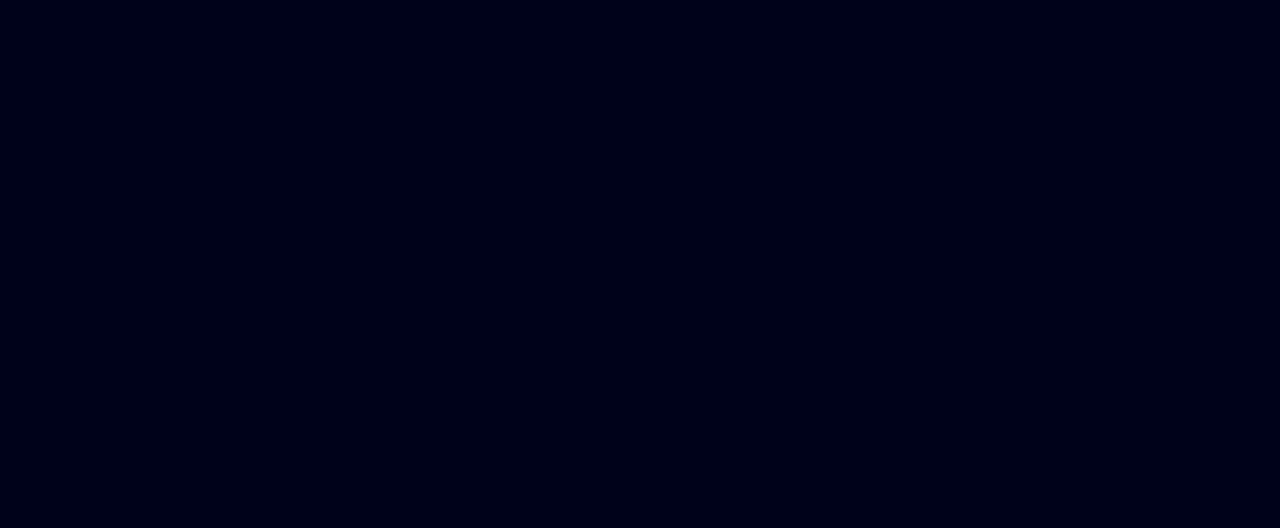
<file: paula-vivas.html>
<!doctype html>
<html lang="es">
<head>
  <meta charset="utf-8" />
  <meta name="viewport" content="width=device-width, initial-scale=1, viewport-fit=cover" />
  <meta name="theme-color" content="#000839" />
  <title>El equipo te envió un regalo · Cajitas llenas de amor</title>
  <meta name="description" content="El equipo te envió un regalo. Toca la caja para descubrir los mensajes que te han dedicado." />

  <!-- Open Graph -->
  <meta property="og:title" content="El equipo te envió un regalo 🎁" />
  <meta property="og:description" content="Toca la caja y descubre los mensajes que tus compañeros tienen para ti." />
  <meta property="og:type" content="website" />

  <!-- Tipografías -->
  <link rel="preconnect" href="https://fonts.googleapis.com" />
  <link rel="preconnect" href="https://fonts.gstatic.com" crossorigin />
  <link
    rel="stylesheet"
    href="https://fonts.googleapis.com/css2?family=Fraunces:ital,opsz,wght@0,9..144,400;0,9..144,500;0,9..144,600;1,9..144,400&family=Plus+Jakarta+Sans:wght@400;500;600;700&display=swap"
  />

  <link rel="icon" href="data:image/svg+xml,%3Csvg xmlns=%27http://www.w3.org/2000/svg%27 viewBox=%270 0 100 100%27%3E%3Ctext y=%27.9em%27 font-size=%2790%27%3E%F0%9F%8E%81%3C/text%3E%3C/svg%3E" />

  <link rel="stylesheet" href="./assets/styles.css" />
  <link rel="stylesheet" href="./assets/box.css" />
</head>
<body>
  <main class="scene" data-persona="paula-vivas">
    <div class="shell shell--narrow scene--solo">
      <section class="hero-person">
        <p class="hero-person__greeting" data-persona-greeting>Para ti</p>
        <h1>El equipo te envió <em>un regalo</em></h1>
        <p class="hero-person__sub" data-persona-sub>Toca la caja para descubrir los mensajes que te han dedicado.</p>
      </section>

      <section class="box-stage" aria-label="Tu regalo">
        <span class="stage__glow" aria-hidden="true"></span>
        <span class="stage__floor" aria-hidden="true"></span>
        <span class="stage__shadow" aria-hidden="true"></span>
        <span class="stage__beam" aria-hidden="true"></span>

        <span class="sparkle sparkle--1" aria-hidden="true"></span>
        <span class="sparkle sparkle--2" aria-hidden="true"></span>
        <span class="sparkle sparkle--3" aria-hidden="true"></span>
        <span class="sparkle sparkle--4" aria-hidden="true"></span>
        <span class="sparkle sparkle--5" aria-hidden="true"></span>
        <span class="sparkle sparkle--6" aria-hidden="true"></span>

        <div data-gift role="button" tabindex="0" aria-label="Abrir el regalo"></div>

        <span class="gift-cta" aria-hidden="true">Toca para abrir</span>
      </section>

      <section class="messages" data-persona-messages hidden></section>

      <section class="empty" data-persona-empty hidden>
        <span class="empty__icon" aria-hidden="true">💌</span>
        <h2>Tu caja se está llenando de cariño</h2>
        <p>Pronto encontrarás aquí los mensajes que el equipo tiene para ti. Vuelve cuando recibas la notificación ✨</p>
      </section>
    </div>
  </main>

  <script src="./assets/data.js"></script>
  <script src="./assets/gift.js"></script>
  <script src="./assets/app.js"></script>
  <script src="./assets/confetti.js"></script>
  <script src="./assets/box.js"></script>
</body>
</html>
</file>
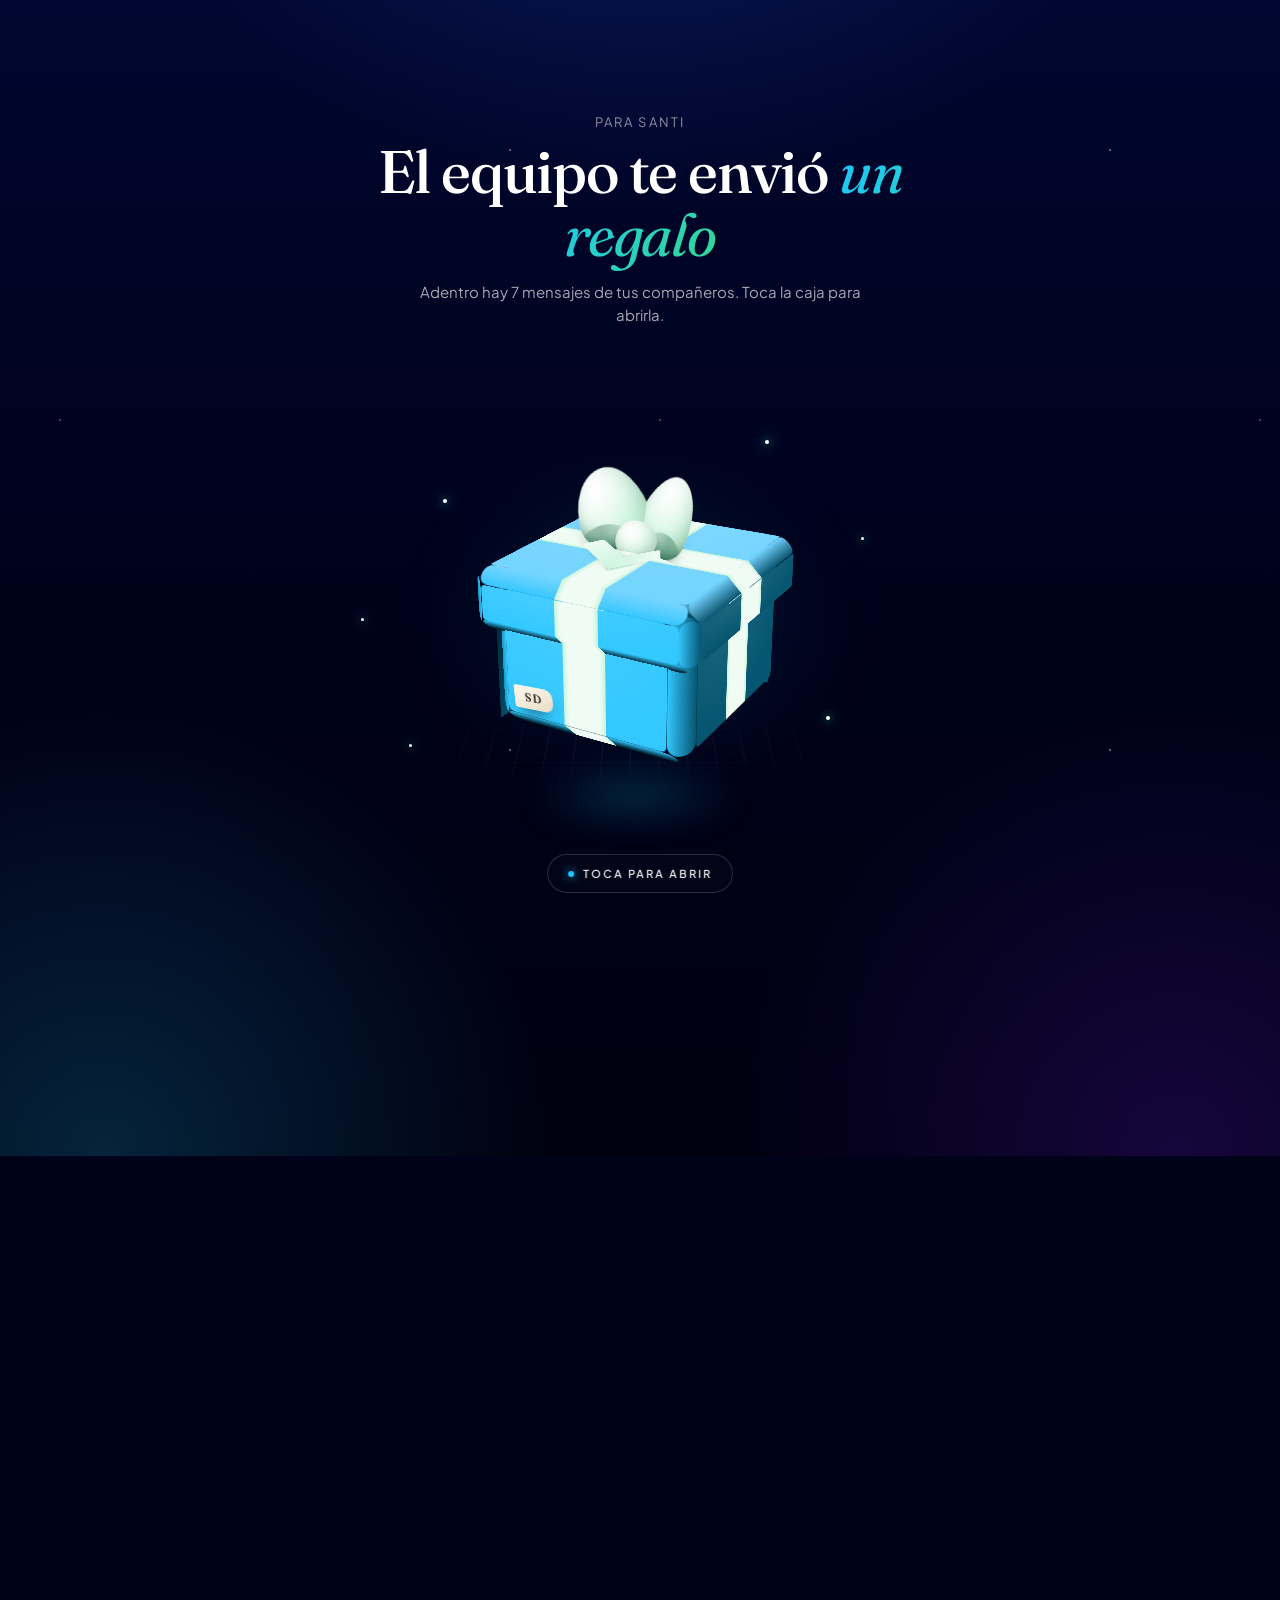
<file: santiago-daza.html>
<!doctype html>
<html lang="es">
<head>
  <meta charset="utf-8" />
  <meta name="viewport" content="width=device-width, initial-scale=1, viewport-fit=cover" />
  <meta name="theme-color" content="#000839" />
  <title>El equipo te envió un regalo · Cajitas llenas de amor</title>
  <meta name="description" content="El equipo te envió un regalo. Toca la caja para descubrir los mensajes que te han dedicado." />

  <!-- Open Graph -->
  <meta property="og:title" content="El equipo te envió un regalo 🎁" />
  <meta property="og:description" content="Toca la caja y descubre los mensajes que tus compañeros tienen para ti." />
  <meta property="og:type" content="website" />

  <!-- Tipografías -->
  <link rel="preconnect" href="https://fonts.googleapis.com" />
  <link rel="preconnect" href="https://fonts.gstatic.com" crossorigin />
  <link
    rel="stylesheet"
    href="https://fonts.googleapis.com/css2?family=Fraunces:ital,opsz,wght@0,9..144,400;0,9..144,500;0,9..144,600;1,9..144,400&family=Plus+Jakarta+Sans:wght@400;500;600;700&display=swap"
  />

  <link rel="icon" href="data:image/svg+xml,%3Csvg xmlns=%27http://www.w3.org/2000/svg%27 viewBox=%270 0 100 100%27%3E%3Ctext y=%27.9em%27 font-size=%2790%27%3E%F0%9F%8E%81%3C/text%3E%3C/svg%3E" />

  <link rel="stylesheet" href="./assets/styles.css" />
  <link rel="stylesheet" href="./assets/box.css" />
</head>
<body>
  <main class="scene" data-persona="santiago-daza">
    <div class="shell shell--narrow scene--solo">
      <section class="hero-person">
        <p class="hero-person__greeting" data-persona-greeting>Para ti</p>
        <h1>El equipo te envió <em>un regalo</em></h1>
        <p class="hero-person__sub" data-persona-sub>Toca la caja para descubrir los mensajes que te han dedicado.</p>
      </section>

      <section class="box-stage" aria-label="Tu regalo">
        <span class="stage__glow" aria-hidden="true"></span>
        <span class="stage__floor" aria-hidden="true"></span>
        <span class="stage__shadow" aria-hidden="true"></span>
        <span class="stage__beam" aria-hidden="true"></span>

        <span class="sparkle sparkle--1" aria-hidden="true"></span>
        <span class="sparkle sparkle--2" aria-hidden="true"></span>
        <span class="sparkle sparkle--3" aria-hidden="true"></span>
        <span class="sparkle sparkle--4" aria-hidden="true"></span>
        <span class="sparkle sparkle--5" aria-hidden="true"></span>
        <span class="sparkle sparkle--6" aria-hidden="true"></span>

        <div data-gift role="button" tabindex="0" aria-label="Abrir el regalo"></div>

        <span class="gift-cta" aria-hidden="true">Toca para abrir</span>
      </section>

      <section class="messages" data-persona-messages hidden></section>

      <section class="empty" data-persona-empty hidden>
        <span class="empty__icon" aria-hidden="true">💌</span>
        <h2>Tu caja se está llenando de cariño</h2>
        <p>Pronto encontrarás aquí los mensajes que el equipo tiene para ti. Vuelve cuando recibas la notificación ✨</p>
      </section>
    </div>
  </main>

  <script src="./assets/data.js"></script>
  <script src="./assets/gift.js"></script>
  <script src="./assets/app.js"></script>
  <script src="./assets/confetti.js"></script>
  <script src="./assets/box.js"></script>
</body>
</html>
</file>
<file: assets/styles.css>
/* =========================================================================
   Cajitas llenas de amor — styles.css
   Hoja de estilos principal: layout, tipografía, tokens, fondo, componentes.
   ========================================================================= */

/* ---------- Tokens ------------------------------------------------------ */
:root {
  /* Paleta */
  --c-mint: #32d894;
  --c-cyan: #1bc5ff;
  --c-blue: #345fea;
  --c-purple: #611ad8;
  --c-night: #000839;
  --c-abyss: #00021a;
  --c-fog: rgba(255, 255, 255, 0.08);
  --c-fog-2: rgba(255, 255, 255, 0.14);
  --c-line: rgba(255, 255, 255, 0.10);

  /* Tipografía */
  --f-display: "Fraunces", "Plus Jakarta Sans", -apple-system, BlinkMacSystemFont, "Segoe UI", serif;
  --f-sans: "Plus Jakarta Sans", -apple-system, BlinkMacSystemFont, "Segoe UI", Roboto, sans-serif;

  /* Curvas (Emil: custom easings, nunca built-ins) */
  --ease-out: cubic-bezier(0.23, 1, 0.32, 1);
  --ease-in-out: cubic-bezier(0.77, 0, 0.175, 1);
  --ease-spring: cubic-bezier(0.34, 1.56, 0.64, 1);

  /* Tiempos */
  --t-fast: 140ms;
  --t-base: 220ms;
  --t-slow: 420ms;

  /* Color dinámico (se sobreescribe por persona) */
  --p-color: var(--c-blue);
  --p-soft: var(--c-cyan);
}

/* ---------- Reset mínimo ------------------------------------------------- */
*,
*::before,
*::after { box-sizing: border-box; }

html, body { margin: 0; padding: 0; }

html { color-scheme: dark; }

body {
  min-height: 100vh;
  font-family: var(--f-sans);
  font-size: 16px;
  line-height: 1.55;
  color: #e8ecff;
  background: var(--c-abyss);
  -webkit-font-smoothing: antialiased;
  -moz-osx-font-smoothing: grayscale;
  overflow-x: hidden;
}

img, svg { display: block; max-width: 100%; }

/* el atributo hidden debe ganarle al display de los componentes */
[hidden] { display: none !important; }

button {
  font: inherit;
  color: inherit;
  background: none;
  border: 0;
  padding: 0;
  cursor: pointer;
}

a { color: inherit; text-decoration: none; }

/* ---------- Fondo (estrellas + halo) ------------------------------------- */
.scene {
  position: relative;
  min-height: 100vh;
  isolation: isolate;
  /* ponytail: overflow:hidden estaba forzando transform-style:flat
     y eso rompía el 3D (caras se superponían). Lo cambiamos por
     un clip-path que no afecta el 3D. */
}

.scene::before {
  /* halo radial desde el centro */
  content: "";
  position: fixed;
  inset: -20vmax;
  z-index: -2;
  background:
    radial-gradient(60vmax 50vmax at 50% 0%, rgba(52, 95, 234, 0.25), transparent 70%),
    radial-gradient(50vmax 50vmax at 80% 100%, rgba(97, 26, 216, 0.22), transparent 70%),
    radial-gradient(50vmax 50vmax at 20% 100%, rgba(27, 197, 255, 0.18), transparent 70%),
    linear-gradient(180deg, #000839 0%, #00021a 60%, #000010 100%);
  clip-path: inset(0);
}

.scene::after {
  /* estrellas muy sutiles (ruido) */
  content: "";
  position: fixed;
  inset: 0;
  z-index: -1;
  background-image:
    radial-gradient(1px 1px at 20% 30%, rgba(255,255,255,0.5) 50%, transparent 51%),
    radial-gradient(1px 1px at 70% 60%, rgba(255,255,255,0.4) 50%, transparent 51%),
    radial-gradient(1px 1px at 40% 80%, rgba(255,255,255,0.5) 50%, transparent 51%),
    radial-gradient(1.5px 1.5px at 85% 25%, rgba(255,255,255,0.6) 50%, transparent 51%),
    radial-gradient(1.5px 1.5px at 10% 70%, rgba(255,255,255,0.4) 50%, transparent 51%),
    radial-gradient(1px 1px at 55% 15%, rgba(255,255,255,0.3) 50%, transparent 51%);
  background-size: 600px 600px;
  opacity: 0.6;
  pointer-events: none;
}

/* ---------- Layout shell ------------------------------------------------- */
.shell {
  max-width: 1180px;
  margin: 0 auto;
  padding: clamp(28px, 5vw, 64px) clamp(20px, 4vw, 40px);
}

.shell--narrow { max-width: 760px; }

/* En páginas individuales (sin header) — más aire arriba.
   ponytail: el display:flex rompía el contexto 3D del .box-stage.
   Sin flex/block, los hijos se apilan normalmente y el 3D funciona. */
.scene--solo {
  padding-top: clamp(40px, 7vw, 72px);
  padding-bottom: clamp(40px, 6vw, 60px);
  min-height: 100vh;
}

.scene--solo > .shell {
  padding-top: 0;
}

.header {
  display: flex;
  align-items: center;
  justify-content: space-between;
  gap: 16px;
  margin-bottom: clamp(32px, 6vw, 56px);
}

.brand {
  display: inline-flex;
  align-items: center;
  gap: 12px;
  font-family: var(--f-display);
  font-size: 18px;
  font-weight: 600;
  letter-spacing: -0.01em;
  color: #fff;
}

.brand__dot {
  width: 10px;
  height: 10px;
  border-radius: 50%;
  background: var(--c-mint);
  box-shadow: 0 0 16px var(--c-mint);
}

.header__nav {
  display: inline-flex;
  align-items: center;
  gap: 8px;
  padding: 8px 12px;
  border-radius: 999px;
  background: var(--c-fog);
  border: 1px solid var(--c-line);
  color: rgba(255,255,255,0.75);
  font-size: 14px;
  transition: background var(--t-base) var(--ease-out), color var(--t-base) var(--ease-out);
}

.header__nav:hover { background: var(--c-fog-2); color: #fff; }
.header__nav:active { transform: scale(0.97); }

.header__nav svg { width: 14px; height: 14px; }

/* ---------- Hero / landing heading --------------------------------------- */
.hero {
  text-align: center;
  margin-bottom: clamp(40px, 6vw, 64px);
}

.hero__eyebrow {
  display: inline-flex;
  align-items: center;
  gap: 8px;
  padding: 6px 14px;
  border-radius: 999px;
  font-size: 12px;
  font-weight: 500;
  letter-spacing: 0.12em;
  text-transform: uppercase;
  color: rgba(255,255,255,0.7);
  background: var(--c-fog);
  border: 1px solid var(--c-line);
  margin-bottom: 22px;
}

.hero__eyebrow::before {
  content: "";
  width: 6px;
  height: 6px;
  border-radius: 50%;
  background: var(--c-mint);
  box-shadow: 0 0 10px var(--c-mint);
}

.hero h1 {
  font-family: var(--f-display);
  font-size: clamp(40px, 7vw, 72px);
  line-height: 1.04;
  letter-spacing: -0.02em;
  margin: 0 0 18px;
  color: #fff;
  font-weight: 500;
}

.hero h1 em {
  font-style: italic;
  font-weight: 400;
  background: linear-gradient(120deg, var(--c-mint), var(--c-cyan) 50%, var(--c-blue));
  -webkit-background-clip: text;
  background-clip: text;
  color: transparent;
}

.hero p {
  font-size: clamp(16px, 1.6vw, 18px);
  color: rgba(232, 236, 255, 0.7);
  max-width: 560px;
  margin: 0 auto;
}

/* ---------- Grid de personas (landing) ----------------------------------- */
.grid {
  display: grid;
  grid-template-columns: repeat(auto-fill, minmax(240px, 1fr));
  gap: 18px;
}

/* Card de persona en la landing (clickable) */
.person {
  position: relative;
  display: flex;
  flex-direction: column;
  align-items: flex-start;
  padding: 22px 22px 20px;
  border-radius: 22px;
  background: linear-gradient(160deg, rgba(255,255,255,0.05) 0%, rgba(255,255,255,0.02) 100%);
  border: 1px solid var(--c-line);
  overflow: hidden;
  isolation: isolate;
  transition:
    transform var(--t-base) var(--ease-out),
    border-color var(--t-base) var(--ease-out),
    background var(--t-base) var(--ease-out);
  text-align: left;
  width: 100%;
}

.person::before {
  /* halo del color de la persona */
  content: "";
  position: absolute;
  inset: -1px;
  border-radius: inherit;
  background: radial-gradient(120% 80% at 50% 0%, var(--p-color) 0%, transparent 60%);
  opacity: 0.16;
  z-index: -1;
  transition: opacity var(--t-base) var(--ease-out);
}

.person:hover {
  transform: translateY(-2px);
  border-color: rgba(255,255,255,0.18);
  background: linear-gradient(160deg, rgba(255,255,255,0.07) 0%, rgba(255,255,255,0.025) 100%);
}

.person:hover::before { opacity: 0.32; }

.person:active { transform: translateY(0) scale(0.985); }

.person__name {
  font-family: var(--f-display);
  font-size: 20px;
  font-weight: 500;
  color: #fff;
  margin: 0 0 4px;
  letter-spacing: -0.01em;
}

.person__alias {
  font-size: 13px;
  color: rgba(255,255,255,0.55);
  margin: 0 0 16px;
}

.person__name:last-of-type { margin-bottom: 16px; }

.person__cta {
  display: inline-flex;
  align-items: center;
  gap: 6px;
  font-size: 13px;
  color: rgba(255,255,255,0.7);
  margin-top: auto;
  transition: color var(--t-base) var(--ease-out), transform var(--t-base) var(--ease-out);
}

.person__cta svg { width: 14px; height: 14px; transition: transform var(--t-base) var(--ease-out); }

.person:hover .person__cta { color: #fff; }
.person:hover .person__cta svg { transform: translateX(2px); }

.person__count {
  position: absolute;
  top: 18px;
  right: 18px;
  display: inline-flex;
  align-items: center;
  gap: 4px;
  padding: 4px 10px;
  border-radius: 999px;
  background: rgba(0,0,0,0.35);
  border: 1px solid var(--c-line);
  font-size: 11px;
  font-weight: 500;
  letter-spacing: 0.04em;
  color: rgba(255,255,255,0.75);
  text-transform: uppercase;
}

.person__count strong { color: #fff; font-weight: 600; }

/* ---------- Página individual -------------------------------------------- */
.back {
  display: inline-flex;
  align-items: center;
  gap: 8px;
  padding: 8px 14px;
  border-radius: 999px;
  background: var(--c-fog);
  border: 1px solid var(--c-line);
  color: rgba(255,255,255,0.78);
  font-size: 14px;
  transition: background var(--t-base) var(--ease-out), color var(--t-base) var(--ease-out), transform var(--t-fast) var(--ease-out);
}

.back:hover { background: var(--c-fog-2); color: #fff; }
.back:active { transform: scale(0.97); }

.back svg { width: 14px; height: 14px; }

.hero-person {
  text-align: center;
  margin: clamp(24px, 4vw, 40px) 0 clamp(20px, 3vw, 32px);
}

.hero-person__greeting {
  font-size: 13px;
  letter-spacing: 0.16em;
  text-transform: uppercase;
  color: rgba(255,255,255,0.55);
  margin: 0 0 8px;
}

.hero-person h1 {
  font-family: var(--f-display);
  font-size: clamp(36px, 6vw, 60px);
  line-height: 1.05;
  letter-spacing: -0.02em;
  margin: 0;
  font-weight: 500;
  color: #fff;
}

.hero-person h1 em {
  font-style: italic;
  font-weight: 400;
  background: linear-gradient(120deg, var(--p-color), var(--p-soft));
  -webkit-background-clip: text;
  background-clip: text;
  color: transparent;
}

.hero-person__sub {
  margin: 14px auto 0;
  max-width: 480px;
  font-size: 15px;
  color: rgba(255,255,255,0.65);
}

@keyframes pulse {
  0%, 100% { transform: scale(1); opacity: 1; }
  50% { transform: scale(1.4); opacity: 0.5; }
}

/* ---------- Lista de mensajes -------------------------------------------- */
.messages {
  margin-top: clamp(16px, 3vw, 32px);
  perspective: 900px;
  display: grid;
  grid-template-columns: repeat(auto-fill, minmax(280px, 1fr));
  gap: 16px;
  opacity: 0;
  transform: translateY(12px);
  transition: opacity var(--t-slow) var(--ease-out), transform var(--t-slow) var(--ease-out);
}

.messages.is-visible {
  opacity: 1;
  transform: translateY(0);
}

.messages__title {
  grid-column: 1 / -1;
  display: flex;
  align-items: center;
  gap: 12px;
  font-family: var(--f-display);
  font-weight: 500;
  font-size: 18px;
  color: #fff;
  margin: 0 0 4px;
  opacity: 0;
  transform: translateY(6px);
  transition: opacity 500ms var(--ease-out) 120ms, transform 500ms var(--ease-out) 120ms;
}

.messages.is-visible .messages__title {
  opacity: 1;
  transform: translateY(0);
}

.messages__title svg { width: 18px; height: 18px; color: var(--p-color); }

.messages__count {
  margin-left: auto;
  font-family: var(--f-sans);
  font-size: 13px;
  font-weight: 400;
  color: rgba(255,255,255,0.55);
  letter-spacing: 0;
}

.message {
  position: relative;
  padding: 22px 22px 20px;
  border-radius: 18px;
  background: linear-gradient(160deg, rgba(255,255,255,0.05) 0%, rgba(255,255,255,0.02) 100%);
  border: 1px solid var(--c-line);
  /* Entrada: la tarjeta sale despedida de la caja — sube, se endereza
     y aterriza. Por eso el rotateX y el origen arriba. */
  opacity: 0;
  transform-origin: 50% -40%;
  transform: translateY(56px) scale(0.72) rotateX(-32deg);
  transition: opacity 620ms var(--ease-out), transform 820ms var(--ease-spring);
}

.messages.is-visible .message {
  opacity: 1;
  transform: translateY(0) scale(1) rotateX(0);
}

.messages.is-visible .message:hover {
  border-color: rgba(255,255,255,0.2);
  transform: translateY(-3px);
  transition: transform var(--t-base) var(--ease-out), border-color var(--t-base) var(--ease-out);
}

.message::before {
  content: "";
  position: absolute;
  inset: 0;
  border-radius: inherit;
  background: linear-gradient(160deg, var(--p-color) 0%, transparent 60%);
  opacity: 0.05;
  pointer-events: none;
}

.message__from {
  display: inline-flex;
  align-items: center;
  gap: 10px;
  margin-bottom: 12px;
  font-size: 13px;
  font-weight: 600;
  letter-spacing: 0.04em;
  text-transform: uppercase;
  color: #fff;
}

.message__from-bubble {
  width: 26px;
  height: 26px;
  border-radius: 50%;
  display: grid;
  place-items: center;
  font-size: 11px;
  font-weight: 700;
  color: #fff;
  background: var(--p-color);
  box-shadow: 0 0 0 1px rgba(255,255,255,0.1) inset, 0 4px 14px -4px var(--p-color);
}

.message__from-bubble--cyan   { background: var(--c-cyan);   box-shadow: 0 0 0 1px rgba(255,255,255,0.1) inset, 0 4px 14px -4px var(--c-cyan); }
.message__from-bubble--mint   { background: var(--c-mint);   box-shadow: 0 0 0 1px rgba(255,255,255,0.1) inset, 0 4px 14px -4px var(--c-mint); }
.message__from-bubble--blue   { background: var(--c-blue);   box-shadow: 0 0 0 1px rgba(255,255,255,0.1) inset, 0 4px 14px -4px var(--c-blue); }
.message__from-bubble--purple { background: var(--c-purple); box-shadow: 0 0 0 1px rgba(255,255,255,0.1) inset, 0 4px 14px -4px var(--c-purple); }

.message__body {
  font-size: 15.5px;
  line-height: 1.6;
  color: rgba(255,255,255,0.86);
  font-family: var(--f-display);
  font-weight: 300;
  font-style: italic;
}

.message__body::before { content: "“"; opacity: 0.4; margin-right: 2px; }
.message__body::after  { content: "”"; opacity: 0.4; margin-left: 2px; }

/* ---------- Mensaje anónimo dentro de una tanda ----------------------- */
/* Con 6 o 7 mensajes sin firma, repetir el encabezado en cada tarjeta
   satura. Basta un número discreto y una sola despedida al final. */
.message--anon { padding-top: 28px; }

.message--anon .message__body {
  font-size: 15px;
  font-style: normal;
  font-weight: 400;
  font-family: var(--f-sans);
  color: rgba(255, 255, 255, 0.84);
}

.message--anon .message__body::before,
.message--anon .message__body::after { display: none; }

.message__index {
  position: absolute;
  top: 15px;
  left: 22px;
  font-family: var(--f-display);
  font-size: 12px;
  font-weight: 600;
  letter-spacing: 0.14em;
  color: var(--p-color);
  opacity: 0.85;
}

.message__index::after {
  content: "";
  position: absolute;
  top: 50%;
  left: calc(100% + 8px);
  width: 20px;
  height: 1px;
  background: linear-gradient(90deg, var(--p-color), transparent);
  opacity: 0.6;
}

.messages__signoff {
  grid-column: 1 / -1;
  margin: 10px 0 0;
  text-align: center;
  font-family: var(--f-display);
  font-style: italic;
  font-size: 15px;
  color: rgba(255, 255, 255, 0.5);
  opacity: 0;
  transform: translateY(8px);
  transition: opacity 600ms var(--ease-out) 900ms, transform 600ms var(--ease-out) 900ms;
}

.messages__signoff::before { content: "— "; }

.messages.is-visible .messages__signoff { opacity: 1; transform: translateY(0); }

/* ---------- Mensaje único (caja con un solo mensaje) ----------------- */
.messages--single {
  display: block;
  max-width: 640px;
  margin-left: auto;
  margin-right: auto;
}

.messages--single .message--solo {
  padding: 40px 44px 36px;
  text-align: center;
  background:
    radial-gradient(80% 60% at 50% 0%, color-mix(in oklab, var(--p-color) 22%, transparent) 0%, transparent 70%),
    linear-gradient(160deg, rgba(255,255,255,0.05) 0%, rgba(255,255,255,0.02) 100%);
  border: 1px solid rgba(255,255,255,0.14);
  box-shadow: 0 20px 60px -20px rgba(0,0,0,0.6);
}

.message--solo .message__eyebrow {
  display: inline-block;
  font-family: var(--f-sans);
  font-size: 11px;
  font-weight: 600;
  letter-spacing: 0.18em;
  text-transform: uppercase;
  color: var(--p-color);
  padding: 4px 10px;
  border-radius: 999px;
  background: color-mix(in oklab, var(--p-color) 14%, transparent);
  border: 1px solid color-mix(in oklab, var(--p-color) 30%, transparent);
  margin-bottom: 22px;
}

.message--solo .message__body {
  font-size: clamp(20px, 2.4vw, 26px);
  line-height: 1.45;
  color: #fff;
  font-weight: 400;
  font-style: italic;
}

.message--solo .message__body::before,
.message--solo .message__body::after { display: none; }

.message--solo .message__signature {
  display: block;
  margin-top: 26px;
  font-family: var(--f-display);
  font-style: italic;
  font-size: 15px;
  color: rgba(255,255,255,0.55);
}

.message--solo .message__signature::before {
  content: "— ";
}

/* ---------- Empty state (caja sin mensajes) ----------------------------- */
.empty {
  margin: 48px auto 0;
  max-width: 480px;
  padding: 40px 32px;
  text-align: center;
  border-radius: 22px;
  background: linear-gradient(160deg, rgba(255,255,255,0.05) 0%, rgba(255,255,255,0.02) 100%);
  border: 1px dashed rgba(255,255,255,0.18);
  opacity: 0;
  transform: translateY(12px);
  transition: opacity var(--t-slow) var(--ease-out), transform var(--t-slow) var(--ease-out);
}

.empty.is-visible { opacity: 1; transform: translateY(0); }

.empty__icon {
  font-size: 36px;
  margin-bottom: 12px;
  display: block;
}

.empty h2 {
  font-family: var(--f-display);
  font-size: 22px;
  font-weight: 500;
  color: #fff;
  margin: 0 0 8px;
}

.empty p {
  color: rgba(255,255,255,0.65);
  margin: 0;
  font-size: 15px;
}

/* ---------- Footer ------------------------------------------------------- */
.footer {
  margin-top: clamp(60px, 8vw, 100px);
  padding-top: 24px;
  border-top: 1px solid var(--c-line);
  display: flex;
  align-items: center;
  justify-content: space-between;
  gap: 16px;
  font-size: 13px;
  color: rgba(255,255,255,0.45);
}

.footer__link {
  display: inline-flex;
  align-items: center;
  gap: 6px;
  transition: color var(--t-base) var(--ease-out);
}

.footer__link:hover { color: #fff; }

/* ---------- Reduced motion ---------------------------------------------- */
@media (prefers-reduced-motion: reduce) {
  *,
  *::before,
  *::after {
    animation-duration: 0.01ms !important;
    animation-iteration-count: 1 !important;
    transition-duration: 0.01ms !important;
  }
}

/* ---------- Mobile tweaks ------------------------------------------------ */
@media (max-width: 540px) {
  .header { margin-bottom: 28px; }
  .header__nav span { display: none; }
}
</file>
<file: assets/box.css>
/* =========================================================================
   Cajitas llenas de amor — box.css
   Caja de regalo 3D estilo "clay render": cubo BISELADO de verdad.

   Cada cubo = 6 caras planas + 12 biseles a 45° que redondean las aristas.
   El cuerpo va abierto por arriba (sin cara superior) y la tapa es otro
   cubo biselado, un poco más ancho, que se levanta y se aparta al abrir.

   Geometría (cubo de ancho W, alto H, bisel C):
     · caras      → (W-2C) × (H-2C), a W/2 ó H/2 sobre su normal
     · biseles    → plano a 45°, a distancia (H+W-2C)/(2√2) sobre su normal
                    con un corrimiento (W-H)/(2√2) dentro del plano
     · biseles verticales → a (W-C)/√2, sin corrimiento (planta cuadrada)
   ========================================================================= */

/* =========================================================================
   1. La pieza
   ========================================================================= */
.gift {
  /* --- medidas --- */
  --bw: 214px;                    /* ancho y profundidad del cuerpo  */
  --bh: 168px;                    /* alto del cuerpo                 */
  --lip: 12px;                    /* cuánto sobresale la tapa         */
  --lh: 66px;                     /* alto de la tapa                 */
  --c: 20px;                      /* tamaño del bisel (lo "redondo") */
  --lc: 15px;                     /* el de la tapa, que es más baja   */
  --ribbon: 46px;                 /* ancho del listón                */
  --lw: calc(var(--bw) + var(--lip) * 2);

  /* --- ángulos: base 3/4 + parallax (--rx/--ry desde JS) --- */
  --base-rx: -22;
  --base-ry: -29;
  --rx: 0;
  --ry: 0;

  /* --- material mate, iluminado desde arriba-frente-izquierda --- */
  --s-top:    color-mix(in oklab, var(--p-color) 74%, #ffffff 26%);
  --s-front:  color-mix(in oklab, var(--p-color) 96%, #ffffff  4%);
  --s-left:   color-mix(in oklab, var(--p-color) 80%, #000000 20%);
  --s-right:  color-mix(in oklab, var(--p-color) 55%, #000000 45%);
  --s-back:   color-mix(in oklab, var(--p-color) 40%, #000000 60%);
  --s-bottom: color-mix(in oklab, var(--p-color) 26%, #000000 74%);
  --s-in:     color-mix(in oklab, var(--p-color) 46%, #000000 54%);

  /* listón: casi blanco, con un toque del color suave */
  --rib:      color-mix(in oklab, var(--p-soft) 10%, #ffffff 90%);
  --rib-edge: color-mix(in oklab, var(--p-soft) 34%, #ffffff 66%);
  --rib-dim:  color-mix(in oklab, var(--p-soft) 30%, #000000 70%);

  position: relative;
  width: var(--bw);
  height: var(--bh);
  transform-style: preserve-3d;
  transform:
    rotateX(calc((var(--base-rx) + var(--rx)) * 1deg))
    rotateY(calc((var(--base-ry) + var(--ry)) * 1deg));
  transition: transform 480ms var(--ease-out);
  will-change: transform;
}

/* =========================================================================
   2. Cubo biselado — variables derivadas
   ========================================================================= */
.gift__body,
.gift__lid {
  position: absolute;
  transform-style: preserve-3d;

  --c2: calc(var(--c) * 1.41421);                                  /* ancho del bisel */
  --fw: calc(var(--w) - var(--c) * 2);                             /* cara: ancho     */
  --fh: calc(var(--h) - var(--c) * 2);                             /* cara: alto      */
  --ew: calc(var(--w) - var(--c) * 1.45);                          /* bisel: largo H  */
  --eh: calc(var(--h) - var(--c) * 1.45);                          /* bisel: largo V  */
  --dv: calc((var(--h) + var(--w) - var(--c) * 2) / 2.82843);      /* bisel: distancia */
  --ov: calc((var(--w) - var(--h)) / 2.82843);                     /* bisel: corrimiento */
  --nov: calc(var(--ov) * -1);
  --dh: calc((var(--w) - var(--c)) / 1.41421);                     /* bisel vertical   */
  --rh: calc(var(--ribbon) / 2);

  /* Capas de pintura reutilizables.
     --band / --band-h son el listón; --ao es el sombreado suave de la cara. */
  --band: linear-gradient(90deg,
    transparent calc(50% - var(--rh)),
    var(--rib-edge) calc(50% - var(--rh)),
    var(--rib) calc(50% - var(--rh) + 6px),
    var(--rib) calc(50% + var(--rh) - 6px),
    var(--rib-edge) calc(50% + var(--rh)),
    transparent calc(50% + var(--rh)));

  --band-h: linear-gradient(0deg,
    transparent calc(50% - var(--rh)),
    var(--rib-edge) calc(50% - var(--rh)),
    var(--rib) calc(50% - var(--rh) + 6px),
    var(--rib) calc(50% + var(--rh) - 6px),
    var(--rib-edge) calc(50% + var(--rh)),
    transparent calc(50% + var(--rh)));

  --ao: radial-gradient(150% 150% at 34% 12%,
    rgba(255, 255, 255, 0.085) 0%,
    rgba(255, 255, 255, 0.0) 55%);
}

.gift__body { --w: var(--bw); --h: var(--bh); inset: 0; }

.gift__lid {
  --w: var(--lw);
  --h: var(--lh);
  --c: var(--lc);
  left: 50%;
  top: 0;
  width: var(--lw);
  height: var(--lh);
  margin-left: calc(var(--lw) / -2);
  transform: translate3d(0, 0, 0);
  z-index: 3;
}

/* ---------- Caras ------------------------------------------------------ */
.face,
.bv {
  position: absolute;
  left: 50%;
  top: 50%;
  background-color: var(--s);
  backface-visibility: hidden;
}

.face {
  width: var(--fw);
  height: var(--fh);
  margin-left: calc(var(--fw) / -2);
  margin-top: calc(var(--fh) / -2);
  border-radius: calc(var(--c) * 0.30);
}

.face--front  { background-color: var(--s-front);  background-image: var(--band), var(--ao);
                transform: translateZ(calc(var(--w) / 2)); }
.face--back   { background-color: var(--s-back);   background-image: var(--band), var(--ao);
                transform: rotateY(180deg) translateZ(calc(var(--w) / 2)); }
.face--right  { background-color: var(--s-right);  background-image: var(--band), var(--ao);
                transform: rotateY( 90deg) translateZ(calc(var(--w) / 2)); }
.face--left   { background-color: var(--s-left);   background-image: var(--band), var(--ao);
                transform: rotateY(-90deg) translateZ(calc(var(--w) / 2)); }

.face--top,
.face--bottom {
  height: var(--fw);
  margin-top: calc(var(--fw) / -2);
}

/* arriba y abajo el listón se cruza */
.face--top    { background-color: var(--s-top);
                background-image: var(--band), var(--band-h), var(--ao);
                transform: rotateX( 90deg) translateZ(calc(var(--h) / 2)); }
.face--bottom { background-color: var(--s-bottom);
                background-image: var(--band), var(--band-h);
                transform: rotateX(-90deg) translateZ(calc(var(--h) / 2)); }

/* ---------- Biseles -----------------------------------------------------
   Cada bisel lleva un degradado de la cara A a la cara B: es lo que hace
   que la arista se lea REDONDA y no como un chaflán plano.
   ------------------------------------------------------------------------ */
.bv { border-radius: calc(var(--c2) / 2); }

/* aristas que corren de izquierda a derecha */
.bv--tf, .bv--tb, .bv--bf, .bv--bb,
/* aristas que corren de frente a fondo */
.bv--tl, .bv--tr, .bv--bl, .bv--br {
  width: var(--ew);
  height: var(--c2);
  margin-left: calc(var(--ew) / -2);
  margin-top: calc(var(--c2) / -2);
}

.bv--tf { background-image: var(--band), linear-gradient(180deg, var(--s-top), var(--s-front));
          transform: rotateX(  45deg) translate3d(0, var(--ov),  var(--dv)); }
.bv--tb { background-image: var(--band), linear-gradient(180deg, var(--s-back), var(--s-top));
          transform: rotateX( 135deg) translate3d(0, var(--nov), var(--dv)); }
.bv--bf { background-image: var(--band), linear-gradient(180deg, var(--s-front), var(--s-bottom));
          transform: rotateX( -45deg) translate3d(0, var(--nov), var(--dv)); }
.bv--bb { background-image: var(--band), linear-gradient(180deg, var(--s-bottom), var(--s-back));
          transform: rotateX(-135deg) translate3d(0, var(--ov),  var(--dv)); }

.bv--tr { background-image: var(--band), linear-gradient(180deg, var(--s-top), var(--s-right));
          transform: rotateZ( -45deg) rotateY(90deg) translate3d(0, var(--ov),  var(--dv)); }
.bv--tl { background-image: var(--band), linear-gradient(180deg, var(--s-left), var(--s-top));
          transform: rotateZ(-135deg) rotateY(90deg) translate3d(0, var(--nov), var(--dv)); }
.bv--br { background-image: var(--band), linear-gradient(180deg, var(--s-right), var(--s-bottom));
          transform: rotateZ(  45deg) rotateY(90deg) translate3d(0, var(--nov), var(--dv)); }
.bv--bl { background-image: var(--band), linear-gradient(180deg, var(--s-bottom), var(--s-left));
          transform: rotateZ( 135deg) rotateY(90deg) translate3d(0, var(--ov),  var(--dv)); }

/* aristas verticales (las 4 esquinas en planta) — el listón no pasa por aquí */
.bv--lf, .bv--rf, .bv--lb, .bv--rb {
  width: var(--c2);
  height: var(--eh);
  margin-left: calc(var(--c2) / -2);
  margin-top: calc(var(--eh) / -2);
}

.bv--rf { background-image: linear-gradient(90deg, var(--s-front), var(--s-right));
          transform: rotateY(  45deg) translateZ(var(--dh)); }
.bv--lf { background-image: linear-gradient(90deg, var(--s-left), var(--s-front));
          transform: rotateY( -45deg) translateZ(var(--dh)); }
.bv--rb { background-image: linear-gradient(90deg, var(--s-right), var(--s-back));
          transform: rotateY( 135deg) translateZ(var(--dh)); }
.bv--lb { background-image: linear-gradient(90deg, var(--s-back), var(--s-left));
          transform: rotateY(-135deg) translateZ(var(--dh)); }

/* =========================================================================
   4. Interior (se ve al abrir)
   ========================================================================= */
.inner {
  position: absolute;
  left: 50%;
  top: 50%;
  width: calc(var(--w) - var(--c));
  height: calc(var(--h) - var(--c) * 0.2);
  margin-left: calc((var(--w) - var(--c)) / -2);
  margin-top: calc((var(--h) - var(--c) * 0.2) / -2);
  background: linear-gradient(180deg,
    color-mix(in oklab, var(--s-in) 55%, #000 45%) 0%,
    var(--s-in) 100%);
  box-shadow: inset 0 22px 26px -14px rgba(0, 0, 0, 0.75);
  backface-visibility: hidden;
}

.inner--back  { transform: translateZ(calc(var(--w) / -2 + 2px)); filter: brightness(1.55); }
.inner--front { transform: rotateY(180deg) translateZ(calc(var(--w) / -2 + 2px)); filter: brightness(0.5); }
.inner--left  { transform: rotateY( 90deg) translateZ(calc(var(--w) / -2 + 2px)); filter: brightness(1.2); }
.inner--right { transform: rotateY(-90deg) translateZ(calc(var(--w) / -2 + 2px)); filter: brightness(0.72); }

.gift__floor {
  position: absolute;
  left: 50%;
  top: 50%;
  width: var(--fw);
  height: var(--fw);
  margin-left: calc(var(--fw) / -2);
  margin-top: calc(var(--fw) / -2);
  background: radial-gradient(ellipse at 50% 34%,
    color-mix(in oklab, var(--p-color) 34%, #000 66%) 0%,
    color-mix(in oklab, var(--p-color) 12%, #000 88%) 80%);
  transform: rotateX(90deg) translateZ(calc((var(--h) / 2 - var(--c)) * -1));
  backface-visibility: hidden;
}

/* ---------- Cartitas: salen volando de la caja al abrirla -------------- */
.note {
  --ny: 34%;                       /* escondidas dentro de la caja */
  --nx: 0%;
  --nrot: 0deg;
  --nz: 0px;
  --nscale: 0.8;
  position: absolute;
  left: 50%;
  top: 50%;
  width: calc(var(--w) * 0.42);
  height: calc(var(--w) * 0.50);
  margin-left: calc(var(--w) * -0.21);
  margin-top: calc(var(--w) * -0.25);
  padding: calc(var(--w) * 0.07) calc(var(--w) * 0.06);
  display: flex;
  flex-direction: column;
  justify-content: center;
  gap: calc(var(--w) * 0.035);
  border-radius: calc(var(--w) * 0.022);
  background: linear-gradient(155deg, #ffffff 0%, #eef1ff 62%, #d9dffa 100%);
  box-shadow:
    0 14px 26px -12px rgba(0, 0, 0, 0.85),
    inset 0 1px 0 rgba(255, 255, 255, 0.9);
  transform:
    translate(var(--nx), var(--ny))
    translateZ(var(--nz))
    rotate(var(--nrot))
    scale(var(--nscale));
  transition: transform 1150ms var(--ease-spring), opacity 400ms var(--ease-out);
  backface-visibility: hidden;
  z-index: 1;
}

.note__line {
  height: calc(var(--w) * 0.016);
  border-radius: 999px;
  background: color-mix(in oklab, var(--p-color) 30%, #c9d0ee 70%);
}

.note__line:nth-child(2) { width: 78%; }
.note__line:nth-child(3) { width: 92%; }

.note__heart {
  margin-top: calc(var(--w) * 0.03);
  width: calc(var(--w) * 0.075);
  height: calc(var(--w) * 0.075);
  align-self: flex-end;
  border-radius: 50% 50% 50% 50% / 60% 60% 40% 40%;
  background: var(--p-color);
  box-shadow: 0 0 0 2px color-mix(in oklab, var(--p-color) 26%, #fff 74%);
}

.note--a { --nz: 26px; }
.note--b { --nz: 34px; }
.note--c { --nz: 14px; }

.gift.is-open .note--a {
  --ny: -86%; --nx: -54%; --nrot: -19deg; --nscale: 1;
  transition-delay: 430ms;
}
.gift.is-open .note--b {
  --ny: -70%; --nx:  56%; --nrot:  17deg; --nscale: 1;
  transition-delay: 510ms;
}
.gift.is-open .note--c {
  --ny: -116%; --nx: 0%; --nrot: -4deg; --nscale: 1.06;
  transition-delay: 580ms;
}

/* ---------- Etiqueta con iniciales ------------------------------------- */
.tag {
  position: absolute;
  left: calc(var(--c) + var(--w) * 0.045);
  bottom: calc(var(--c) + var(--h) * 0.06);
  display: grid;
  place-items: center;
  padding: calc(var(--w) * 0.028) calc(var(--w) * 0.055);
  border-radius: 3px 9px 9px 3px;
  background: linear-gradient(152deg, #fffaf1 0%, #e6dbc5 100%);
  box-shadow: 0 8px 16px -8px rgba(0, 0, 0, 0.85);
  transform: translateZ(calc(var(--w) / 2 + 4px)) rotate(-4deg);
  backface-visibility: hidden;
  z-index: 2;
}

.tag__text {
  font-family: var(--f-display);
  font-weight: 600;
  font-size: calc(var(--w) * 0.058);
  line-height: 1;
  letter-spacing: 0.08em;
  color: #2b2519;
}

/* =========================================================================
   5. Moño 3D
      Espacio local del moño: +x derecha, +y hacia el frente, +z ARRIBA.
   ========================================================================= */
.bow {
  position: absolute;
  left: 50%;
  top: 50%;
  width: 0;
  height: 0;
  transform-style: preserve-3d;
  transform: rotateX(90deg) translateZ(calc(var(--h) / 2));
  z-index: 4;
}

.bow__loop,
.bow__knot,
.bow__tail { position: absolute; left: 0; top: 0; }

.bow__loop {
  width: calc(var(--w) * 0.30);
  height: calc(var(--w) * 0.36);
  margin-left: calc(var(--w) * -0.15);
  margin-top: calc(var(--w) * -0.18);
  border-radius: 52% 48% 22% 78% / 62% 70% 30% 38%;
  background:
    radial-gradient(ellipse at 34% 22%, #ffffff 0%, transparent 62%),
    linear-gradient(150deg, var(--rib) 0%, var(--rib-edge) 62%,
      color-mix(in oklab, var(--p-soft) 42%, #ffffff 58%) 100%);
  box-shadow:
    inset -5px -9px 20px rgba(0, 0, 0, 0.14),
    inset 0 -14px 16px -10px color-mix(in oklab, var(--p-soft) 55%, #000 45%),
    0 14px 20px -12px rgba(0, 0, 0, 0.75);
  overflow: hidden;
}

/* el doblez de la cinta al entrar al nudo */
.bow__loop::after {
  content: "";
  position: absolute;
  left: -18%;
  bottom: -34%;
  width: 90%;
  height: 72%;
  border-radius: 50%;
  background: radial-gradient(ellipse at 50% 0%,
    color-mix(in oklab, var(--p-soft) 46%, #000 54%) 0%,
    transparent 72%);
  opacity: 0.34;
}

.bow__loop--right::after { left: auto; right: -18%; }

.bow__loop--left {
  transform:
    rotateZ(-22deg)                        /* abre hacia la izquierda */
    rotateX(-74deg)                        /* se para sobre la tapa   */
    translate(calc(var(--w) * -0.115), calc(var(--w) * -0.155))
    rotate(-19deg);
}

.bow__loop--right {
  border-radius: 48% 52% 78% 22% / 70% 62% 38% 30%;
  transform:
    rotateZ(22deg)
    rotateX(-74deg)
    translate(calc(var(--w) * 0.115), calc(var(--w) * -0.155))
    rotate(19deg);
}

.bow__knot {
  width: calc(var(--w) * 0.19);
  height: calc(var(--w) * 0.165);
  margin-left: calc(var(--w) * -0.095);
  margin-top: calc(var(--w) * -0.0825);
  border-radius: 46% 54% 50% 50% / 54% 46% 54% 46%;
  background:
    radial-gradient(circle at 34% 28%, #ffffff 0%, transparent 56%),
    linear-gradient(152deg, var(--rib) 0%, var(--rib-edge) 100%);
  box-shadow:
    inset -3px -5px 12px rgba(0, 0, 0, 0.18),
    0 8px 14px -7px rgba(0, 0, 0, 0.8);
  transform: rotateX(-72deg) translateY(calc(var(--w) * -0.035)) translateZ(calc(var(--w) * 0.045));
  z-index: 3;
}

.bow__tail {
  width: calc(var(--w) * 0.105);
  height: calc(var(--w) * 0.40);
  margin-left: calc(var(--w) * -0.0525);
  border-radius: 4px 4px 46% 46%;
  background: linear-gradient(180deg,
    var(--rib) 0%,
    var(--rib-edge) 58%,
    color-mix(in oklab, var(--p-soft) 46%, #ffffff 54%) 100%);
  box-shadow: 0 8px 14px -9px rgba(0, 0, 0, 0.85);
}

.bow__tail--left  { transform: rotateZ(-62deg) rotateX(-12deg) translateY(calc(var(--w) * 0.02)) translateZ(2px); }
.bow__tail--right { transform: rotateZ( 62deg) rotateX(-12deg) translateY(calc(var(--w) * 0.02)) translateZ(2px); }

/* =========================================================================
   6. Apertura
   ========================================================================= */
.gift.is-open .gift__lid {
  animation: lidOff 1500ms var(--ease-out) forwards;
}

@keyframes lidOff {
  0% {
    transform: translate3d(0, 0, 0);
  }
  38% {
    transform: translate3d(0, calc(var(--bh) * -0.95), 0) rotateZ(-5deg);
  }
  100% {
    /* Nota: con la caja girada -29°, empujar la tapa en -Z la manda a la
       derecha Y hacia el fondo — por eso se ve más pequeña y no estorba. */
    transform:
      translate3d(calc(var(--lw) * 0.06), calc(var(--bh) * -0.76), calc(var(--lw) * -0.42))
      rotateZ(-15deg) rotateX(-17deg) rotateY(-9deg);
  }
}

.gift.is-open { cursor: default; }

/* =========================================================================
   7. Escenario
   ========================================================================= */
.box-stage {
  position: relative;
  display: grid;
  place-items: center;
  width: 100%;
  height: clamp(430px, 60vh, 545px);
  perspective: 1150px;
  perspective-origin: 50% 44%;
  user-select: none;
  -webkit-tap-highlight-color: transparent;
  margin: 4px 0 clamp(8px, 2vw, 20px);
}

.box-stage .gift {
  cursor: pointer;
  z-index: 2;
  animation: giftFloat 6s var(--ease-in-out) infinite;
}

@keyframes giftFloat {
  0%, 100% { translate: 0 0; }
  50%      { translate: 0 -15px; }
}

.box-stage .gift:active { scale: 0.98; }

/* Piso en perspectiva */
.stage__floor {
  position: absolute;
  left: 50%;
  bottom: 11%;
  width: min(80%, 580px);
  aspect-ratio: 3 / 1;
  margin-left: min(-40%, -290px);
  transform: rotateX(74deg);
  border-radius: 50%;
  background:
    repeating-linear-gradient(0deg,  rgba(255,255,255,0.075) 0 1px, transparent 1px 28px),
    repeating-linear-gradient(90deg, rgba(255,255,255,0.075) 0 1px, transparent 1px 28px);
  -webkit-mask-image: radial-gradient(ellipse at center, #000 6%, transparent 66%);
          mask-image: radial-gradient(ellipse at center, #000 6%, transparent 66%);
  opacity: 0.8;
  pointer-events: none;
  z-index: 0;
}

/* Sombra de contacto */
.stage__shadow {
  position: absolute;
  left: 50%;
  bottom: 15%;
  width: min(44%, 290px);
  height: 44px;
  margin-left: min(-22%, -145px);
  border-radius: 50%;
  background: radial-gradient(closest-side,
    color-mix(in oklab, var(--p-color) 65%, #000 35%) 0%, transparent 74%);
  filter: blur(20px);
  opacity: 0.9;
  pointer-events: none;
  z-index: 0;
  transition: opacity var(--t-slow) var(--ease-out), filter var(--t-slow) var(--ease-out);
}

.box-stage.is-open .stage__shadow { opacity: 1; filter: blur(28px); }

/* Halo detrás */
.stage__glow {
  position: absolute;
  left: 50%;
  top: 18%;
  width: min(74%, 500px);
  height: 330px;
  margin-left: min(-37%, -250px);
  border-radius: 50%;
  background: radial-gradient(closest-side, var(--p-color), transparent 72%);
  filter: blur(62px);
  opacity: 0.24;
  pointer-events: none;
  z-index: 0;
  transition: opacity 900ms var(--ease-out);
}

.box-stage.is-open .stage__glow { opacity: 0.45; }

/* Haz de luz al abrir */
.stage__beam {
  position: absolute;
  left: 50%;
  top: 14%;
  width: min(50%, 320px);
  height: 300px;
  margin-left: min(-25%, -160px);
  border-radius: 50% 50% 46% 46%;
  background: radial-gradient(ellipse at 50% 100%,
    #ffffff 0%,
    color-mix(in oklab, var(--p-soft) 55%, transparent) 34%,
    transparent 70%);
  filter: blur(16px);
  opacity: 0;
  transform: scaleY(0.35);
  transform-origin: 50% 100%;
  pointer-events: none;
  z-index: 1;
  mix-blend-mode: screen;
  transition: opacity 700ms var(--ease-out) 350ms, transform 1000ms var(--ease-out) 350ms;
}

.box-stage.is-open .stage__beam { opacity: 0.5; transform: scaleY(1); }

/* Destellos */
.sparkle {
  position: absolute;
  width: 4px;
  height: 4px;
  border-radius: 50%;
  background: #fff;
  box-shadow: 0 0 8px var(--p-soft), 0 0 18px var(--p-color);
  pointer-events: none;
  z-index: 1;
  animation: sparkle 3s var(--ease-in-out) infinite;
}

.sparkle--1 { top: 26%; left: 21%;  animation-delay: 0s; }
.sparkle--2 { top: 33%; right: 17%; animation-delay: 0.8s; width: 3px; height: 3px; }
.sparkle--3 { top: 15%; right: 31%; animation-delay: 1.5s; }
.sparkle--4 { bottom: 28%; left: 16%; animation-delay: 2.1s; width: 3px; height: 3px; }
.sparkle--5 { bottom: 33%; right: 22%; animation-delay: 0.4s; }
.sparkle--6 { top: 48%; left: 9%;   animation-delay: 2.6s; width: 3px; height: 3px; }

@keyframes sparkle {
  0%, 100% { opacity: 0; transform: scale(0.5); }
  50%      { opacity: 1; transform: scale(1.25); }
}

/* Llamado a la acción */
.gift-cta {
  position: absolute;
  left: 50%;
  bottom: 1%;
  display: inline-flex;
  align-items: center;
  gap: 9px;
  padding: 10px 20px;
  border-radius: 999px;
  background: rgba(5, 7, 26, 0.62);
  border: 1px solid rgba(255, 255, 255, 0.16);
  backdrop-filter: blur(8px);
  color: rgba(255, 255, 255, 0.9);
  font-size: 11px;
  font-weight: 600;
  letter-spacing: 0.18em;
  text-transform: uppercase;
  white-space: nowrap;
  pointer-events: none;
  z-index: 5;
  transform: translateX(-50%);
  transition: opacity var(--t-base) var(--ease-out), transform var(--t-base) var(--ease-out);
}

.gift-cta::before {
  content: "";
  width: 6px;
  height: 6px;
  border-radius: 50%;
  background: var(--p-color);
  box-shadow: 0 0 10px var(--p-color);
  animation: pulse 1.8s var(--ease-in-out) infinite;
}

.box-stage.is-open .gift-cta { opacity: 0; transform: translateX(-50%) translateY(10px); }

.confetti { position: fixed; inset: 0; pointer-events: none; z-index: 50; }

/* =========================================================================
   8. Caja mini (tarjetas de la landing)
   ========================================================================= */
.gift-mini {
  position: relative;
  width: 86px;
  height: 74px;
  perspective: 460px;
  perspective-origin: 50% 42%;
  margin-bottom: 16px;
  flex: none;
}

.gift-mini .gift {
  --bw: 60px;
  --bh: 40px;
  --lip: 4px;
  --lh: 20px;
  --c: 7px;
  --lc: 6px;
  --ribbon: 12px;
  --base-rx: -16;
  --base-ry: -32;
  position: absolute;
  left: 50%;
  bottom: 8px;
  margin-left: calc(var(--bw) / -2);
  transition: transform 480ms var(--ease-spring);
}

.gift-mini::after {
  content: "";
  position: absolute;
  left: 50%;
  bottom: 2px;
  width: 58px;
  height: 12px;
  margin-left: -29px;
  border-radius: 50%;
  background: radial-gradient(closest-side, var(--p-color), transparent 70%);
  filter: blur(7px);
  opacity: 0.75;
}

.person:hover .gift-mini .gift { --base-ry: -16; --base-rx: -22; }

.person:hover .gift-mini .gift__lid {
  transform: translate3d(0, -11px, 0) rotateZ(-8deg) rotateX(-5deg);
  transition: transform 480ms var(--ease-spring);
}

/* =========================================================================
   9. Responsive
   ========================================================================= */
@media (max-width: 860px) {
  .gift { --bw: 204px; --bh: 134px; --lh: 57px; --c: 19px; --lc: 14px; --ribbon: 36px; }
}

@media (max-width: 640px) {
  .gift { --bw: 176px; --bh: 116px; --lh: 50px; --c: 17px; --lc: 12px; --ribbon: 31px; --lip: 9px; }
  .box-stage { height: clamp(350px, 54vh, 440px); perspective: 880px; }
}

@media (max-width: 400px) {
  .gift { --bw: 150px; --bh: 100px; --lh: 43px; --c: 15px; --lc: 10px; --ribbon: 27px; --lip: 8px; }
  .box-stage { height: 320px; }
  .gift-cta { font-size: 10px; padding: 8px 15px; letter-spacing: 0.14em; }
}

/* =========================================================================
   10. Reduced motion
   ========================================================================= */
@media (prefers-reduced-motion: reduce) {
  .box-stage .gift { animation: none; }
  .sparkle { animation: none; opacity: 0.7; }
  .gift-cta::before { animation: none; }
  .gift, .note { transition-duration: 1ms; }
  .gift.is-open .gift__lid { animation-duration: 1ms; }
}
</file>
